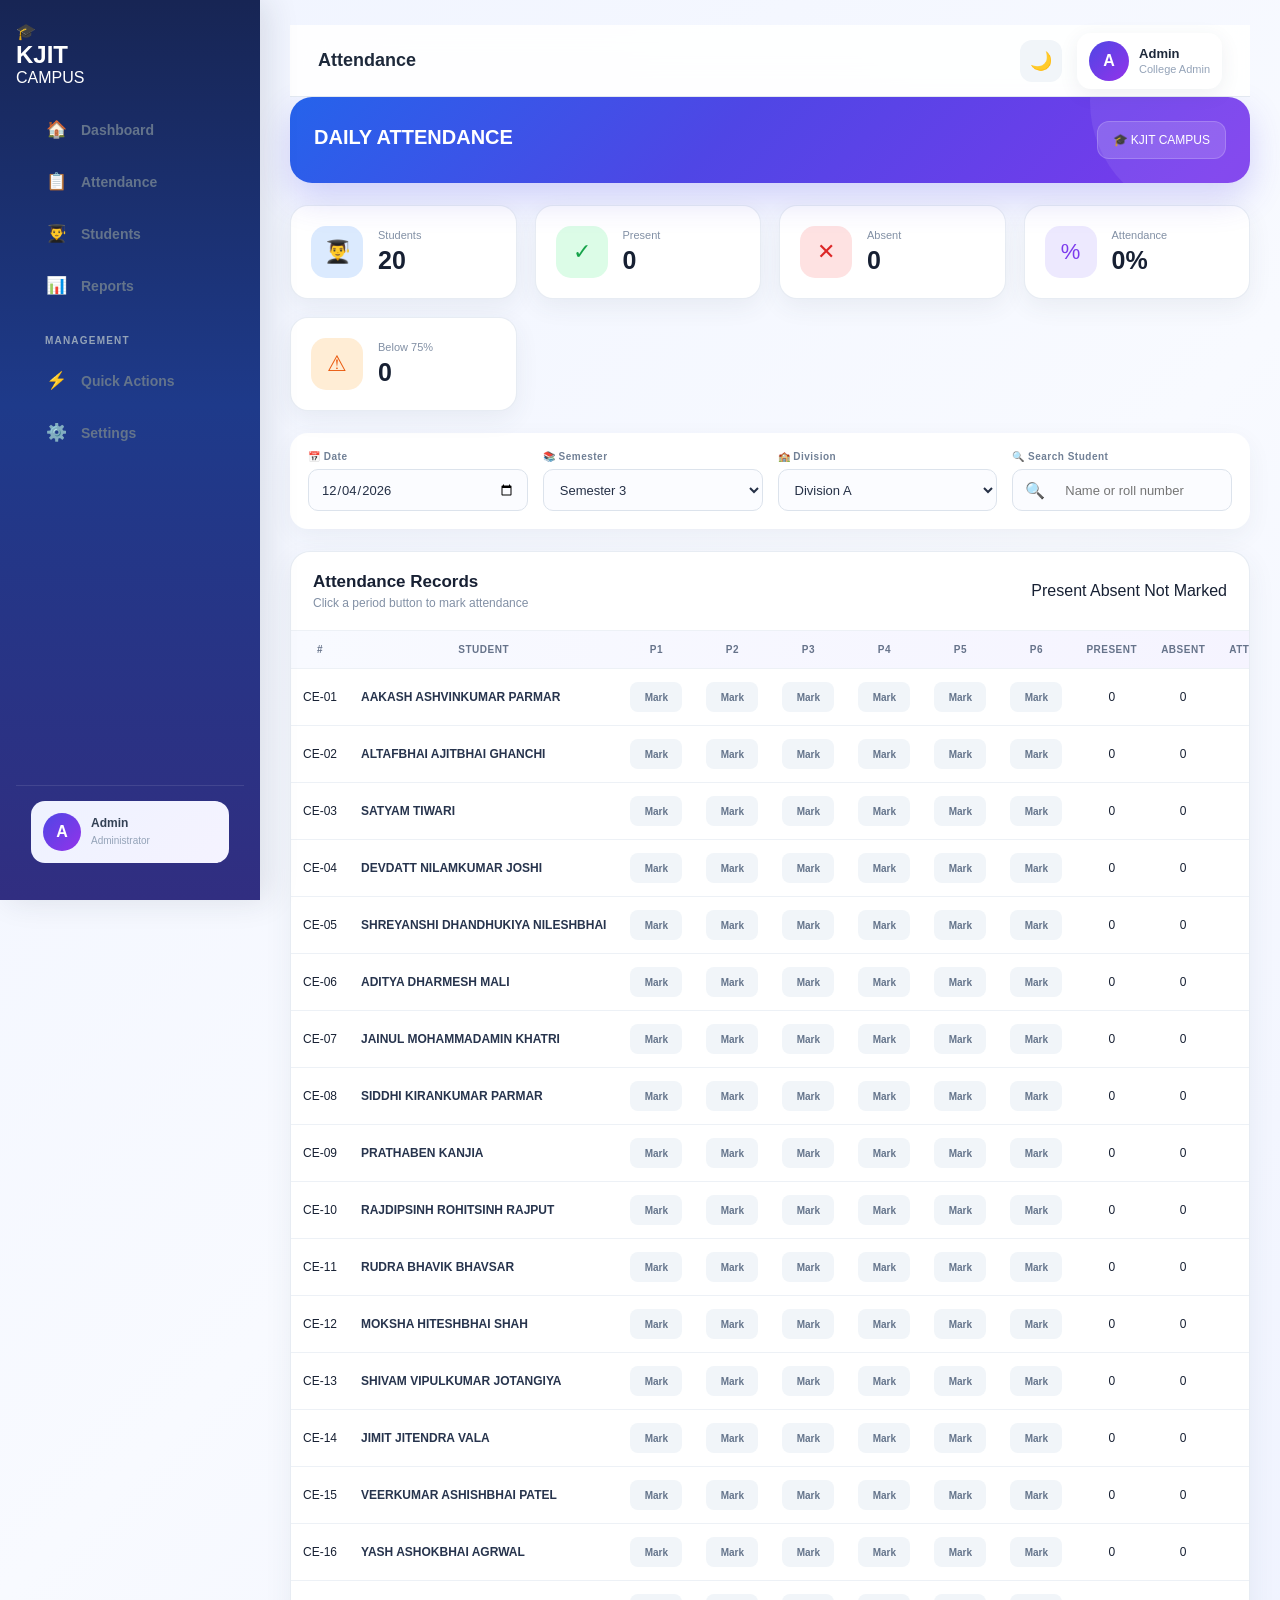
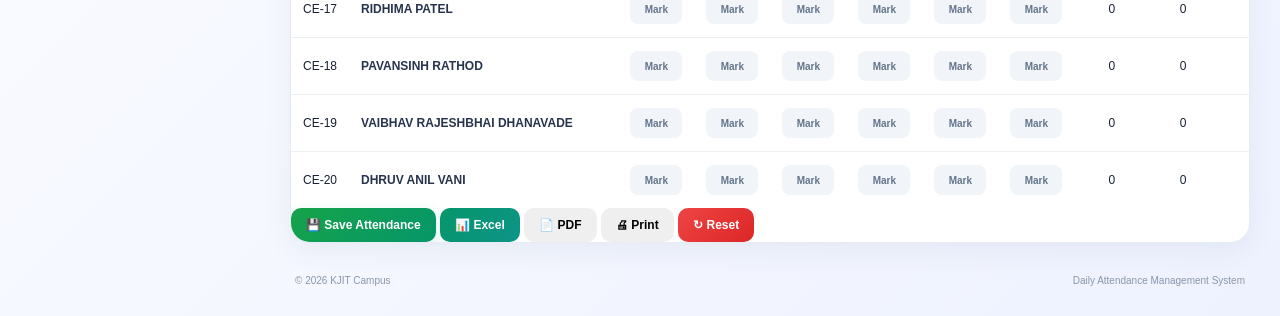
<file: index.html>
<!DOCTYPE html>
<html lang="en">
<head>
    <meta charset="UTF-8">
    <meta name="viewport" content="width=device-width, initial-scale=1.0">
    <title>KJIT Campus - Attendance System</title>
    <link rel="stylesheet" href="style.css">
</head>

<body>

<div class="app">

    <!-- SIDEBAR -->
    <aside class="sidebar">

    <div class="sidebar-logo">
        <div class="logo-icon">🎓</div>

        <div>
            <h2>KJIT</h2>
            <span>CAMPUS</span>
        </div>
    </div>


    <nav class="sidebar-nav">

        <a href="index.html" class="nav-item">
            <span>🏠</span>
            <span>Dashboard</span>
        </a>

        <a href="index.html" class="nav-item">
            <span>📋</span>
            <span>Attendance</span>
        </a>

        <a href="students.html" class="nav-item">
            <span>👨‍🎓</span>
            <span>Students</span>
        </a>

        <a href="report.html" class="nav-item">
            <span>📊</span>
            <span>Reports</span>
        </a>

        <div class="nav-section-title">
            MANAGEMENT
        </div>

        <a href="C:\Users\Admin\OneDrive\Desktop\Daily-Attendance-App\students.html" class="nav-item">
            <span>⚡</span>
            <span>Quick Actions</span>
        </a>

        <a href="#" class="nav-item" onclick="openSettings(event)">
            <span>⚙️</span>
            <span>Settings</span>
        </a>

    </nav>


    <div class="sidebar-bottom">

        <div class="admin-card">

            <div class="admin-avatar">
                A
            </div>

            <div>
                <strong>Admin</strong>
                <small>Administrator</small>
            </div>

        </div>

    </div>

</aside>


    <!-- MAIN -->
    <main class="main">

        <!-- HEADER -->
        <header class="topbar">

    <div class="mobile-menu" onclick="toggleSidebar()">
        ☰
    </div>

    <div class="page-brand">
        <span>Attendance</span>
    </div>


    <div class="topbar-actions">

        <button
            id="themeButton"
            class="icon-button"
            title="Toggle Dark Mode"
        >
            🌙
        </button>

        <div class="profile">

            <div class="profile-avatar">
                A
            </div>

            <div class="profile-info">
                <strong>Admin</strong>
                <small>College Admin</small>
            </div>

        </div>

    </div>

</header>


        <!-- PAGE TITLE -->
        <section class="page-heading">

            <div>
                <h2>DAILY ATTENDANCE</h2>
                <p id="todayText"></p>
            </div>

            <div class="college-badge">
                🎓 KJIT CAMPUS
            </div>

        </section>


        <!-- STAT CARDS -->
        <section class="stats">

            <div class="stat-card">

                <div class="stat-icon blue">
                    👨‍🎓
                </div>

                <div>
                    <span>Students</span>
                    <h3 id="totalStudents">20</h3>
                </div>

            </div>


            <div class="stat-card">

                <div class="stat-icon green">
                    ✓
                </div>

                <div>
                    <span>Present</span>
                    <h3 id="totalPresent">0</h3>
                </div>

            </div>


            <div class="stat-card">

                <div class="stat-icon red">
                    ✕
                </div>

                <div>
                    <span>Absent</span>
                    <h3 id="totalAbsent">0</h3>
                </div>

            </div>


            <div class="stat-card">

                <div class="stat-icon purple">
                    %
                </div>

                <div>
                    <span>Attendance</span>
                    <h3 id="attendancePercentage">0%</h3>
                </div>

            </div>


            <div class="stat-card">

                <div class="stat-icon orange">
                    ⚠
                </div>

                <div>
                    <span>Below 75%</span>
                    <h3 id="below75">0</h3>
                </div>

            </div>

        </section>


        <!-- FILTERS -->
        <section class="filters">

            <div class="filter">

                <label>📅 Date</label>

                <input
                    type="date"
                    id="date">

            </div>


            <div class="filter">

                <label>📚 Semester</label>

                <select id="semester">

                    <option>Semester 1</option>
                    <option>Semester 2</option>
                    <option selected>Semester 3</option>
                    <option>Semester 4</option>
                    <option>Semester 5</option>
                    <option>Semester 6</option>

                </select>

            </div>


            <div class="filter">

                <label>🏫 Division</label>

                <select id="division">

                    <option>Division A</option>

                </select>

            </div>


            <div class="filter search-filter">

                <label>🔍 Search Student</label>

                <div class="search">

                    <span>🔍</span>

                    <input
                        type="text"
                        id="search"
                        placeholder="Name or roll number">

                </div>

            </div>

        </section>


        <!-- ATTENDANCE TABLE CARD -->
        <section class="attendance-card">

            <div class="card-header">

                <div>
                    <h2>Attendance Records</h2>
                    <p>Click a period button to mark attendance</p>
                </div>

                <div class="legend">

                    <span>
                        <i class="dot green-dot"></i>
                        Present
                    </span>

                    <span>
                        <i class="dot red-dot"></i>
                        Absent
                    </span>

                    <span>
                        <i class="dot gray-dot"></i>
                        Not Marked
                    </span>

                </div>

            </div>


            <div class="table-container">

                <table>

                    <thead>

                        <tr>

                            <th>#</th>
                            <th class="student-column">Student</th>

                            <th>P1</th>
                            <th>P2</th>
                            <th>P3</th>
                            <th>P4</th>
                            <th>P5</th>
                            <th>P6</th>

                            <th>Present</th>
                            <th>Absent</th>
                            <th>Attendance</th>
                            <th>Status</th>

                        </tr>

                    </thead>

                    <tbody id="attendanceBody"></tbody>

                </table>

            </div>


            <!-- ACTIONS -->
            <div class="actions">

                <button
                    class="btn save"
                    id="saveBtn">
                    💾 Save Attendance
                </button>

                <button
                    class="btn excel"
                    id="exportBtn">
                    📊 Excel
                </button>

                <button
                    class="btn pdf"
                    id="pdfBtn">
                    📄 PDF
                </button>

                <button
                    class="btn print"
                    onclick="window.print()">
                    🖨 Print
                </button>

                <button
                    class="btn reset"
                    id="resetBtn">
                    ↻ Reset
                </button>

            </div>

        </section>


        <!-- FOOTER -->
        <footer>

            <span>
                © 2026 KJIT Campus
            </span>

            <span>
                Daily Attendance Management System
            </span>

        </footer>

    </main>

</div>


<script src="script.js"></script>

</body>
</html>
</file>
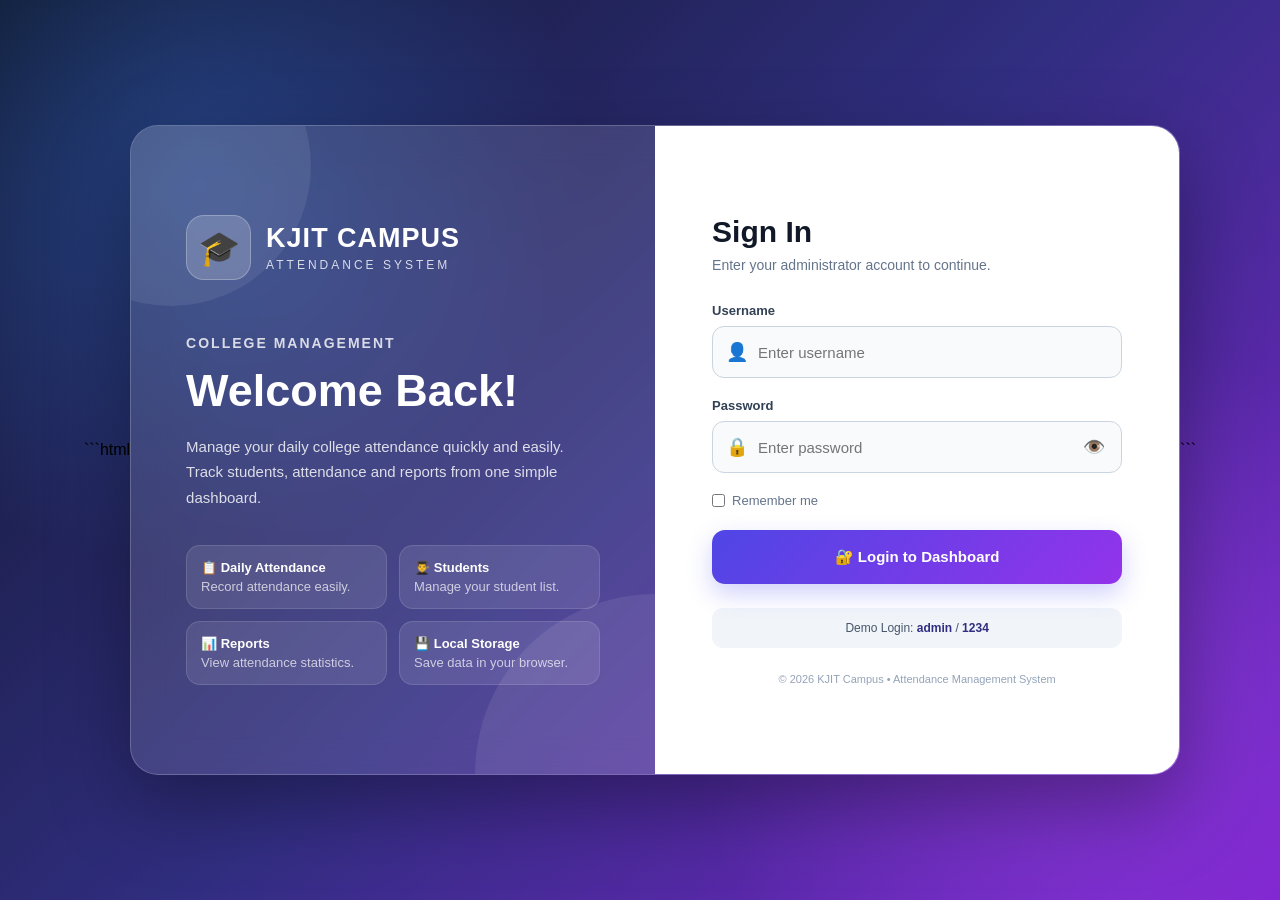
<file: login.html>
```html
<!DOCTYPE html>
<html lang="en">

<head>
    <meta charset="UTF-8">

    <meta
        name="viewport"
        content="width=device-width, initial-scale=1.0"
    >

    <title>KJIT Campus - Login</title>

    <style>

        /* =========================================
           RESET
        ========================================= */

        * {
            margin: 0;
            padding: 0;
            box-sizing: border-box;
        }


        /* =========================================
           BODY
        ========================================= */

        body {

            min-height: 100vh;

            font-family:
                Arial,
                Helvetica,
                sans-serif;

            display: flex;

            align-items: center;

            justify-content: center;

            padding: 20px;

            background:
                radial-gradient(
                    circle at 15% 20%,
                    rgba(59, 130, 246, 0.35),
                    transparent 30%
                ),
                radial-gradient(
                    circle at 85% 80%,
                    rgba(168, 85, 247, 0.35),
                    transparent 30%
                ),
                linear-gradient(
                    135deg,
                    #0f172a,
                    #312e81,
                    #7e22ce
                );

        }


        /* =========================================
           MAIN LOGIN CONTAINER
        ========================================= */

        .login-wrapper {

            width: 100%;

            max-width: 1050px;

            min-height: 650px;

            display: grid;

            grid-template-columns:
                1fr 1fr;

            overflow: hidden;

            border-radius: 28px;

            background:
                rgba(255, 255, 255, 0.12);

            border:
                1px solid
                rgba(255, 255, 255, 0.20);

            box-shadow:
                0 30px 80px
                rgba(0, 0, 0, 0.35);

            backdrop-filter:
                blur(18px);

        }


        /* =========================================
           LEFT SIDE
        ========================================= */

        .login-left {

            position: relative;

            padding: 55px;

            color: white;

            display: flex;

            flex-direction: column;

            justify-content: center;

            overflow: hidden;

        }


        .login-left::before {

            content: "";

            position: absolute;

            width: 280px;

            height: 280px;

            border-radius: 50%;

            top: -100px;

            left: -100px;

            background:
                rgba(255, 255, 255, 0.08);

        }


        .login-left::after {

            content: "";

            position: absolute;

            width: 360px;

            height: 360px;

            border-radius: 50%;

            right: -180px;

            bottom: -180px;

            background:
                rgba(255, 255, 255, 0.08);

        }


        /* =========================================
           LOGO
        ========================================= */

        .brand {

            position: relative;

            z-index: 2;

            display: flex;

            align-items: center;

            gap: 15px;

            margin-bottom: 55px;

        }


        .brand-logo {

            width: 65px;

            height: 65px;

            display: flex;

            align-items: center;

            justify-content: center;

            border-radius: 18px;

            font-size: 34px;

            background:
                rgba(255, 255, 255, 0.18);

            border:
                1px solid
                rgba(255, 255, 255, 0.25);

        }


        .brand h1 {

            font-size: 27px;

            letter-spacing: 1px;

        }


        .brand span {

            display: block;

            margin-top: 4px;

            font-size: 12px;

            letter-spacing: 3px;

            opacity: 0.8;

        }


        /* =========================================
           WELCOME TEXT
        ========================================= */

        .welcome {

            position: relative;

            z-index: 2;

        }


        .welcome .small-title {

            font-size: 14px;

            font-weight: bold;

            letter-spacing: 2px;

            text-transform: uppercase;

            opacity: 0.8;

            margin-bottom: 15px;

        }


        .welcome h2 {

            font-size: 45px;

            line-height: 1.1;

            margin-bottom: 18px;

        }


        .welcome p {

            max-width: 450px;

            font-size: 15px;

            line-height: 1.7;

            opacity: 0.82;

        }


        /* =========================================
           FEATURES
        ========================================= */

        .features {

            position: relative;

            z-index: 2;

            display: grid;

            grid-template-columns:
                1fr 1fr;

            gap: 12px;

            margin-top: 35px;

        }


        .feature {

            padding: 14px;

            border-radius: 14px;

            background:
                rgba(255, 255, 255, 0.10);

            border:
                1px solid
                rgba(255, 255, 255, 0.12);

            font-size: 13px;

        }


        .feature strong {

            display: block;

            margin-bottom: 4px;

        }


        .feature span {

            opacity: 0.7;

        }


        /* =========================================
           RIGHT SIDE
        ========================================= */

        .login-right {

            background: #ffffff;

            padding: 55px;

            display: flex;

            align-items: center;

            justify-content: center;

        }


        .login-card {

            width: 100%;

            max-width: 410px;

        }


        /* =========================================
           LOGIN HEADER
        ========================================= */

        .login-card-header {

            margin-bottom: 30px;

        }


        .login-card-header h2 {

            color: #111827;

            font-size: 30px;

            margin-bottom: 8px;

        }


        .login-card-header p {

            color: #64748b;

            font-size: 14px;

        }


        /* =========================================
           FORM
        ========================================= */

        .form-group {

            margin-bottom: 20px;

        }


        .form-group label {

            display: block;

            color: #334155;

            font-size: 13px;

            font-weight: 800;

            margin-bottom: 8px;

        }


        .input-wrapper {

            position: relative;

        }


        .input-icon {

            position: absolute;

            left: 14px;

            top: 50%;

            transform:
                translateY(-50%);

            font-size: 18px;

            pointer-events: none;

        }


        .form-input {

            width: 100%;

            height: 52px;

            border:
                1px solid
                #cbd5e1;

            border-radius: 12px;

            padding:
                0 45px;

            font-size: 15px;

            outline: none;

            background: #f8fafc;

            transition: 0.2s;

        }


        .form-input:focus {

            background: white;

            border-color:
                #6366f1;

            box-shadow:
                0 0 0 4px
                rgba(99, 102, 241, 0.12);

        }


        /* =========================================
           PASSWORD BUTTON
        ========================================= */

        .show-password {

            position: absolute;

            right: 12px;

            top: 50%;

            transform:
                translateY(-50%);

            border: none;

            background: transparent;

            cursor: pointer;

            font-size: 18px;

            padding: 5px;

        }


        /* =========================================
           REMEMBER ME
        ========================================= */

        .login-options {

            margin-bottom: 22px;

            font-size: 13px;

        }


        .remember {

            display: flex;

            align-items: center;

            gap: 7px;

            color: #64748b;

            cursor: pointer;

        }


        .remember input {

            accent-color:
                #6366f1;

        }


        /* =========================================
           LOGIN BUTTON
        ========================================= */

        .login-button {

            width: 100%;

            height: 54px;

            border: none;

            border-radius: 13px;

            color: white;

            font-size: 15px;

            font-weight: 800;

            cursor: pointer;

            background:
                linear-gradient(
                    135deg,
                    #4f46e5,
                    #9333ea
                );

            box-shadow:
                0 10px 25px
                rgba(99, 102, 241, 0.30);

            transition: 0.2s;

        }


        .login-button:hover {

            transform:
                translateY(-2px);

            box-shadow:
                0 14px 30px
                rgba(99, 102, 241, 0.38);

        }


        .login-button:active {

            transform:
                translateY(0);

        }


        .login-button:disabled {

            opacity: 0.7;

            cursor: not-allowed;

        }


        /* =========================================
           MESSAGES
        ========================================= */

        .message {

            display: none;

            padding: 12px 14px;

            border-radius: 10px;

            margin-bottom: 18px;

            font-size: 13px;

            font-weight: 700;

        }


        .error {

            color: #991b1b;

            background: #fee2e2;

            border:
                1px solid
                #fecaca;

        }


        .success {

            color: #166534;

            background: #dcfce7;

            border:
                1px solid
                #bbf7d0;

        }


        /* =========================================
           DEMO LOGIN
        ========================================= */

        .demo-box {

            margin-top: 24px;

            padding: 13px;

            border-radius: 11px;

            background: #f1f5f9;

            color: #475569;

            font-size: 12px;

            text-align: center;

        }


        .demo-box strong {

            color: #312e81;

        }


        /* =========================================
           FOOTER
        ========================================= */

        .footer {

            text-align: center;

            margin-top: 25px;

            color: #94a3b8;

            font-size: 11px;

        }


        /* =========================================
           TABLET
        ========================================= */

        @media (max-width: 800px) {

            body {

                padding: 12px;

            }


            .login-wrapper {

                grid-template-columns: 1fr;

                max-width: 520px;

                min-height: auto;

            }


            .login-left {

                padding: 35px 28px;

            }


            .brand {

                margin-bottom: 35px;

            }


            .welcome h2 {

                font-size: 34px;

            }


            .login-right {

                padding: 35px 28px;

            }

        }


        /* =========================================
           MOBILE
        ========================================= */

        @media (max-width: 430px) {

            body {

                padding: 10px;

            }


            .login-left {

                padding: 28px 20px;

            }


            .login-right {

                padding: 30px 20px;

            }


            .features {

                grid-template-columns: 1fr;

            }


            .brand h1 {

                font-size: 22px;

            }


            .welcome h2 {

                font-size: 30px;

            }

        }

    </style>

</head>


<body>


    <!-- =========================================
         LOGIN WRAPPER
    ========================================== -->

    <div class="login-wrapper">


        <!-- =====================================
             LEFT SIDE
        ====================================== -->

        <section class="login-left">


            <!-- BRAND -->

            <div class="brand">

                <div class="brand-logo">
                    🎓
                </div>

                <div>

                    <h1>
                        KJIT CAMPUS
                    </h1>

                    <span>
                        ATTENDANCE SYSTEM
                    </span>

                </div>

            </div>


            <!-- WELCOME -->

            <div class="welcome">

                <div class="small-title">
                    COLLEGE MANAGEMENT
                </div>

                <h2>
                    Welcome Back!
                </h2>

                <p>
                    Manage your daily college attendance
                    quickly and easily. Track students,
                    attendance and reports from one
                    simple dashboard.
                </p>

            </div>


            <!-- FEATURES -->

            <div class="features">


                <div class="feature">

                    <strong>
                        📋 Daily Attendance
                    </strong>

                    <span>
                        Record attendance easily.
                    </span>

                </div>


                <div class="feature">

                    <strong>
                        👨‍🎓 Students
                    </strong>

                    <span>
                        Manage your student list.
                    </span>

                </div>


                <div class="feature">

                    <strong>
                        📊 Reports
                    </strong>

                    <span>
                        View attendance statistics.
                    </span>

                </div>


                <div class="feature">

                    <strong>
                        💾 Local Storage
                    </strong>

                    <span>
                        Save data in your browser.
                    </span>

                </div>


            </div>

        </section>


        <!-- =====================================
             RIGHT SIDE
        ====================================== -->

        <section class="login-right">


            <div class="login-card">


                <!-- HEADER -->

                <div class="login-card-header">

                    <h2>
                        Sign In
                    </h2>

                    <p>
                        Enter your administrator account
                        to continue.
                    </p>

                </div>


                <!-- ERROR -->

                <div
                    id="errorMessage"
                    class="message error">
                </div>


                <!-- SUCCESS -->

                <div
                    id="successMessage"
                    class="message success">
                </div>


                <!-- LOGIN FORM -->

                <form id="loginForm">


                    <!-- USERNAME -->

                    <div class="form-group">

                        <label for="username">
                            Username
                        </label>


                        <div class="input-wrapper">

                            <span class="input-icon">
                                👤
                            </span>


                            <input
                                type="text"
                                id="username"
                                class="form-input"
                                placeholder="Enter username"
                                autocomplete="username"
                                required
                            >

                        </div>

                    </div>


                    <!-- PASSWORD -->

                    <div class="form-group">

                        <label for="password">
                            Password
                        </label>


                        <div class="input-wrapper">

                            <span class="input-icon">
                                🔒
                            </span>


                            <input
                                type="password"
                                id="password"
                                class="form-input"
                                placeholder="Enter password"
                                autocomplete="current-password"
                                required
                            >


                            <button
                                type="button"
                                class="show-password"
                                id="showPassword"
                                aria-label="Show password">

                                👁️

                            </button>

                        </div>

                    </div>


                    <!-- REMEMBER -->

                    <div class="login-options">

                        <label class="remember">

                            <input
                                type="checkbox"
                                id="rememberMe"
                            >

                            Remember me

                        </label>

                    </div>


                    <!-- LOGIN BUTTON -->

                    <button
                        type="submit"
                        class="login-button"
                        id="loginButton">

                        🔐 Login to Dashboard

                    </button>


                </form>


                <!-- DEMO ACCOUNT -->

                <div class="demo-box">

                    Demo Login:

                    <strong>
                        admin
                    </strong>

                    /

                    <strong>
                        1234
                    </strong>

                </div>


                <!-- FOOTER -->

                <div class="footer">

                    © 2026 KJIT Campus
                    • Attendance Management System

                </div>


            </div>

        </section>


    </div>


    <!-- =========================================
         LOGIN JAVASCRIPT
    ========================================== -->

    <script src="login.js"></script>


</body>

</html>
```
</file>
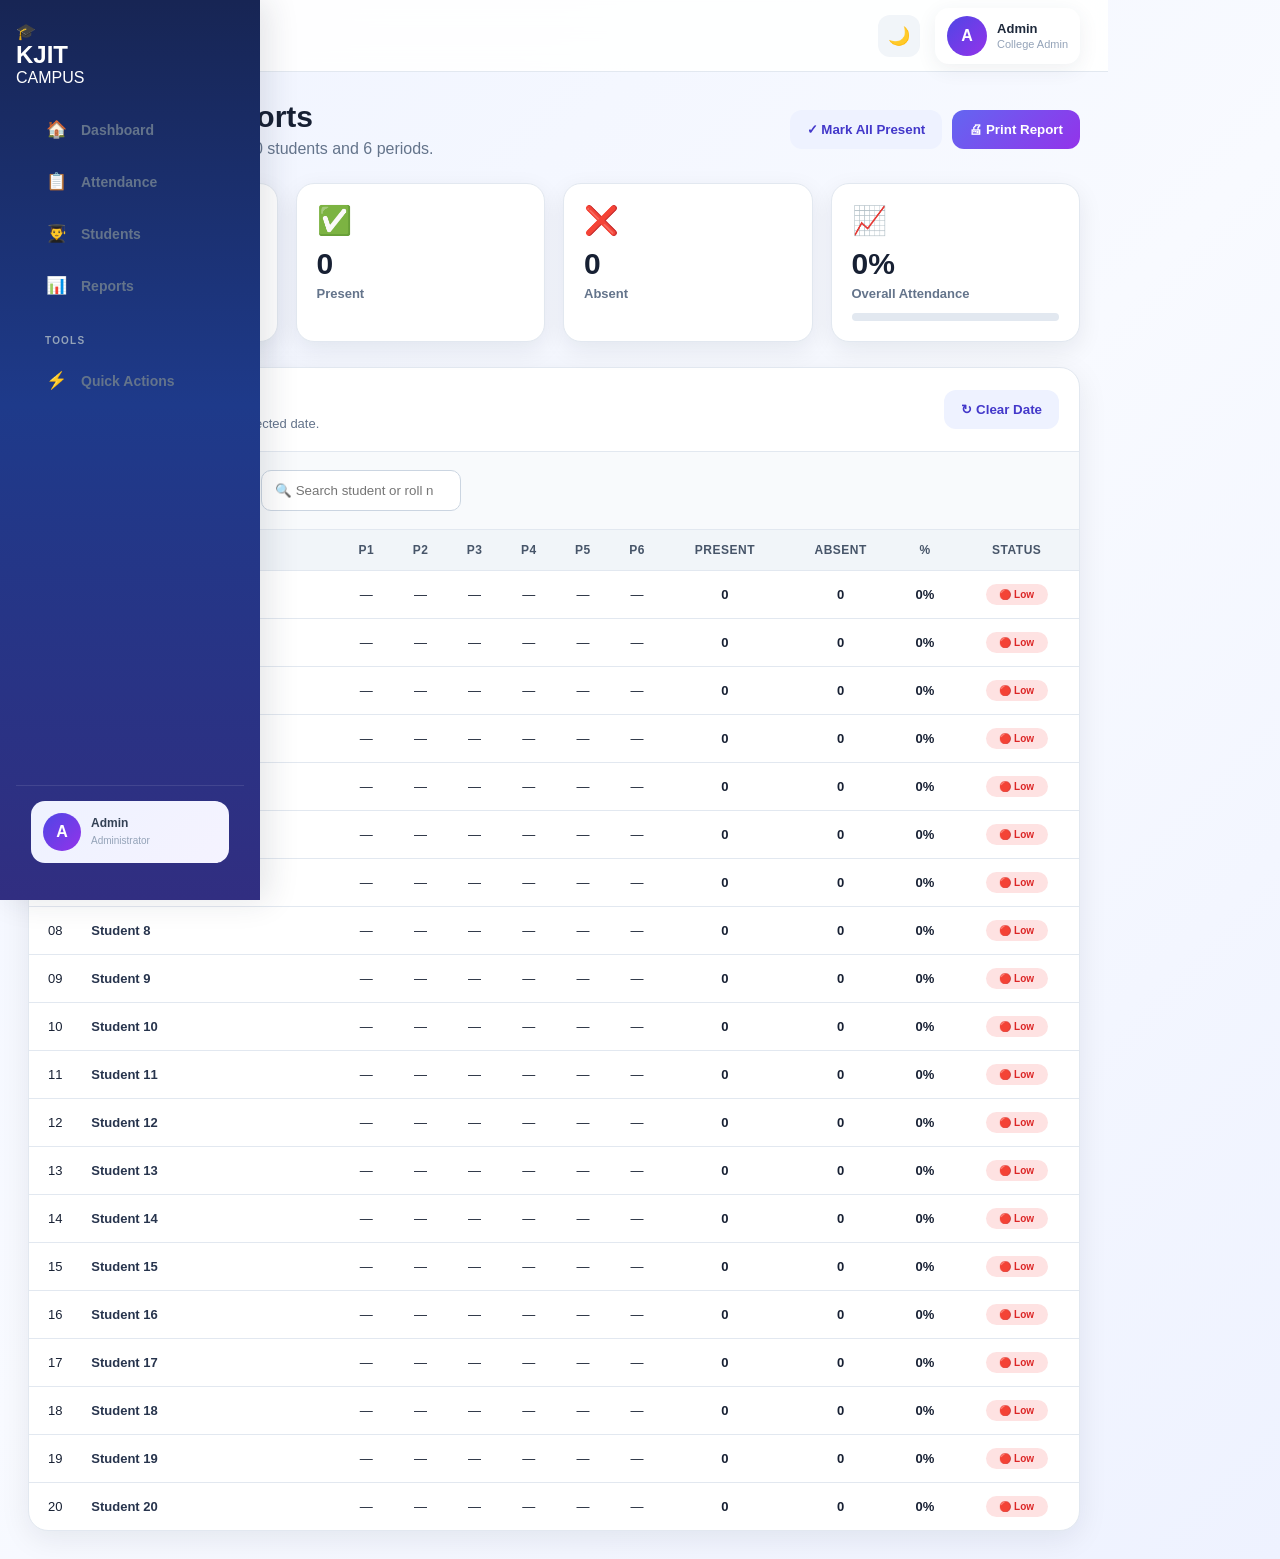
<file: report.html>
<!DOCTYPE html>
<html lang="en">
<head>
    <meta charset="UTF-8">
    <meta name="viewport" content="width=device-width, initial-scale=1.0">

    <title>KJIT Campus - Attendance Reports</title>

    <!-- Main CSS -->
    <link rel="stylesheet" href="style.css">

    <!-- Report Page CSS -->
    <style>
        .report-page {
            padding: 28px;
            min-height: calc(100vh - 70px);
        }

        .report-heading {
            display: flex;
            justify-content: space-between;
            align-items: center;
            gap: 20px;
            margin-bottom: 25px;
        }

        .report-heading h1 {
            margin: 0 0 6px;
            font-size: 30px;
        }

        .report-heading p {
            margin: 0;
            color: #64748b;
        }

        .report-actions {
            display: flex;
            gap: 10px;
            flex-wrap: wrap;
        }

        .report-btn {
            border: none;
            border-radius: 12px;
            padding: 12px 17px;
            font-weight: 700;
            cursor: pointer;
            transition: 0.2s;
        }

        .report-btn:hover {
            transform: translateY(-2px);
        }

        .report-btn.primary {
            color: white;
            background: linear-gradient(135deg, #6366f1, #9333ea);
        }

        .report-btn.secondary {
            color: #4338ca;
            background: #eef2ff;
        }

        /* SUMMARY CARDS */

        .report-cards {
            display: grid;
            grid-template-columns: repeat(4, 1fr);
            gap: 18px;
            margin-bottom: 25px;
        }

        .report-card {
            background: white;
            border-radius: 18px;
            padding: 20px;
            box-shadow: 0 8px 25px rgba(15, 23, 42, 0.08);
            border: 1px solid #e2e8f0;
        }

        .report-card-icon {
            font-size: 28px;
            margin-bottom: 10px;
        }

        .report-card-number {
            font-size: 30px;
            font-weight: 900;
            margin-bottom: 5px;
        }

        .report-card-label {
            color: #64748b;
            font-size: 13px;
            font-weight: 700;
        }

        .report-progress {
            margin-top: 12px;
            height: 8px;
            border-radius: 20px;
            background: #e2e8f0;
            overflow: hidden;
        }

        .report-progress-fill {
            height: 100%;
            width: 0%;
            border-radius: 20px;
            background: linear-gradient(90deg, #22c55e, #06b6d4);
            transition: width 0.3s;
        }

        /* REPORT PANEL */

        .report-panel {
            background: white;
            border-radius: 20px;
            box-shadow: 0 8px 30px rgba(15, 23, 42, 0.08);
            overflow: hidden;
            border: 1px solid #e2e8f0;
        }

        .report-panel-header {
            padding: 20px;
            display: flex;
            justify-content: space-between;
            align-items: center;
            gap: 15px;
            border-bottom: 1px solid #e2e8f0;
        }

        .report-panel-title h2 {
            margin: 0 0 5px;
            font-size: 20px;
        }

        .report-panel-title p {
            margin: 0;
            color: #64748b;
            font-size: 13px;
        }

        /* FILTERS */

        .report-filters {
            padding: 18px 20px;
            display: flex;
            gap: 12px;
            flex-wrap: wrap;
            background: #f8fafc;
            border-bottom: 1px solid #e2e8f0;
        }

        .report-input {
            border: 1px solid #cbd5e1;
            background: white;
            border-radius: 10px;
            padding: 11px 13px;
            min-width: 200px;
            outline: none;
        }

        .report-input:focus {
            border-color: #6366f1;
            box-shadow: 0 0 0 3px rgba(99, 102, 241, 0.12);
        }

        /* TABLE */

        .report-table-wrap {
            width: 100%;
            overflow-x: auto;
        }

        .report-table {
            width: 100%;
            min-width: 1050px;
            border-collapse: collapse;
        }

        .report-table th {
            background: #f1f5f9;
            color: #475569;
            padding: 13px 10px;
            font-size: 12px;
            text-align: center;
            white-space: nowrap;
        }

        .report-table td {
            padding: 13px 10px;
            text-align: center;
            border-top: 1px solid #e2e8f0;
            font-size: 13px;
        }

        .report-table td.student-name {
            text-align: left;
            font-weight: 800;
            min-width: 170px;
        }

        /* PERIOD MARKS */

        .present-mark,
        .absent-mark,
        .not-marked {
            display: inline-flex;
            width: 28px;
            height: 28px;
            align-items: center;
            justify-content: center;
            border-radius: 8px;
            font-weight: 900;
        }

        .present-mark {
            color: #15803d;
            background: #dcfce7;
        }

        .absent-mark {
            color: #dc2626;
            background: #fee2e2;
        }

        .not-marked {
            color: #64748b;
            background: #f1f5f9;
        }

        /* STATUS */

        .status-badge {
            display: inline-block;
            padding: 6px 9px;
            border-radius: 999px;
            font-size: 11px;
            font-weight: 800;
            white-space: nowrap;
        }

        .status-good {
            color: #166534;
            background: #dcfce7;
        }

        .status-average {
            color: #9a3412;
            background: #ffedd5;
        }

        .status-low {
            color: #991b1b;
            background: #fee2e2;
        }

        /* MOBILE */

        @media (max-width: 1000px) {

            .report-cards {
                grid-template-columns: repeat(2, 1fr);
            }

        }

        @media (max-width: 650px) {

            .report-page {
                padding: 16px;
            }

            .report-heading {
                align-items: flex-start;
                flex-direction: column;
            }

            .report-heading h1 {
                font-size: 24px;
            }

            .report-cards {
                grid-template-columns: 1fr;
            }

            .report-panel-header {
                align-items: flex-start;
                flex-direction: column;
            }

            .report-input {
                width: 100%;
            }

            .report-actions {
                width: 100%;
            }

            .report-btn {
                flex: 1;
            }

        }

        /* PRINT */

        @media print {

            .sidebar,
            .topbar,
            .report-actions,
            .report-filters {
                display: none !important;
            }

            .report-page {
                padding: 0;
            }

            .report-panel,
            .report-card {
                box-shadow: none;
            }

        }
    </style>
</head>


<body>

<div class="app">

    <!-- ==========================================
         SIDEBAR
    =========================================== -->

    <aside class="sidebar">

        <div class="sidebar-logo">

            <div class="logo-icon">
                🎓
            </div>

            <div>
                <h2>KJIT</h2>
                <span>CAMPUS</span>
            </div>

        </div>


        <nav class="sidebar-nav">

            <a href="index.html" class="nav-item">
                <span>🏠</span>
                <span>Dashboard</span>
            </a>

            <a href="index.html" class="nav-item">
                <span>📋</span>
                <span>Attendance</span>
            </a>

            <a href="students.html" class="nav-item">
                <span>👨‍🎓</span>
                <span>Students</span>
            </a>

            <a href="report.html" class="nav-item active">
                <span>📊</span>
                <span>Reports</span>
            </a>


            <div class="nav-section-title">
                TOOLS
            </div>


            <a href="index.html" class="nav-item">
                <span>⚡</span>
                <span>Quick Actions</span>
            </a>

        </nav>


        <div class="sidebar-bottom">

            <div class="admin-card">

                <div class="admin-avatar">
                    A
                </div>

                <div>
                    <strong>Admin</strong>
                    <small>Administrator</small>
                </div>

            </div>

        </div>

    </aside>


    <!-- ==========================================
         MAIN CONTENT
    =========================================== -->

    <main class="main-content">


        <!-- TOP BAR -->

        <header class="topbar">

            <div
                class="mobile-menu"
                onclick="toggleSidebar()">

                ☰

            </div>


            <div class="page-brand">

                📊 Attendance Reports

            </div>


            <div class="topbar-actions">

                <button
                    class="icon-button"
                    id="themeButton"
                    type="button">

                    🌙

                </button>


                <div class="profile">

                    <div class="profile-avatar">
                        A
                    </div>

                    <div class="profile-info">

                        <strong>
                            Admin
                        </strong>

                        <small>
                            College Admin
                        </small>

                    </div>

                </div>

            </div>

        </header>


        <!-- ==========================================
             REPORT PAGE
        =========================================== -->

        <section class="report-page">


            <!-- PAGE HEADING -->

            <div class="report-heading">

                <div>

                    <h1>
                        Attendance Reports
                    </h1>

                    <p>
                        Daily attendance summary for 20 students and 6 periods.
                    </p>

                </div>


                <div class="report-actions">

                    <button
                        type="button"
                        class="report-btn secondary"
                        onclick="markAllPresent()">

                        ✓ Mark All Present

                    </button>


                    <button
                        type="button"
                        class="report-btn primary"
                        onclick="window.print()">

                        🖨 Print Report

                    </button>

                </div>

            </div>


            <!-- ==========================================
                 SUMMARY CARDS
            =========================================== -->

            <div class="report-cards">


                <div class="report-card">

                    <div class="report-card-icon">
                        👨‍🎓
                    </div>

                    <div
                        class="report-card-number"
                        id="reportStudents">

                        20

                    </div>

                    <div class="report-card-label">
                        Total Students
                    </div>

                </div>


                <div class="report-card">

                    <div class="report-card-icon">
                        ✅
                    </div>

                    <div
                        class="report-card-number"
                        id="reportPresent">

                        0

                    </div>

                    <div class="report-card-label">
                        Present
                    </div>

                </div>


                <div class="report-card">

                    <div class="report-card-icon">
                        ❌
                    </div>

                    <div
                        class="report-card-number"
                        id="reportAbsent">

                        0

                    </div>

                    <div class="report-card-label">
                        Absent
                    </div>

                </div>


                <div class="report-card">

                    <div class="report-card-icon">
                        📈
                    </div>

                    <div
                        class="report-card-number"
                        id="reportPercentage">

                        0%

                    </div>

                    <div class="report-card-label">
                        Overall Attendance
                    </div>


                    <div class="report-progress">

                        <div
                            class="report-progress-fill"
                            id="reportProgress">
                        </div>

                    </div>

                </div>

            </div>


            <!-- ==========================================
                 REPORT TABLE
            =========================================== -->

            <div class="report-panel">


                <div class="report-panel-header">

                    <div class="report-panel-title">

                        <h2>
                            Daily Student Report
                        </h2>

                        <p>
                            P1–P6 attendance status for the selected date.
                        </p>

                    </div>


                    <button
                        type="button"
                        class="report-btn secondary"
                        onclick="clearReportDate()">

                        ↻ Clear Date

                    </button>

                </div>


                <!-- FILTERS -->

                <div class="report-filters">

                    <input
                        type="date"
                        id="reportDate"
                        class="report-input">


                    <input
                        type="search"
                        id="reportSearch"
                        class="report-input"
                        placeholder="🔍 Search student or roll number">

                </div>


                <!-- TABLE -->

                <div class="report-table-wrap">

                    <table class="report-table">

                        <thead>

                            <tr>

                                <th>#</th>

                                <th>
                                    Student
                                </th>

                                <th>P1</th>
                                <th>P2</th>
                                <th>P3</th>
                                <th>P4</th>
                                <th>P5</th>
                                <th>P6</th>

                                <th>
                                    Present
                                </th>

                                <th>
                                    Absent
                                </th>

                                <th>
                                    %
                                </th>

                                <th>
                                    Status
                                </th>

                            </tr>

                        </thead>


                        <tbody id="reportBody">

                            <!-- reports.js will create rows here -->

                        </tbody>

                    </table>

                </div>

            </div>

        </section>

    </main>

</div>


<!-- ==========================================
     REPORT JAVASCRIPT
=========================================== -->

<script src="report.js"></script>


</body>
</html>
</file>
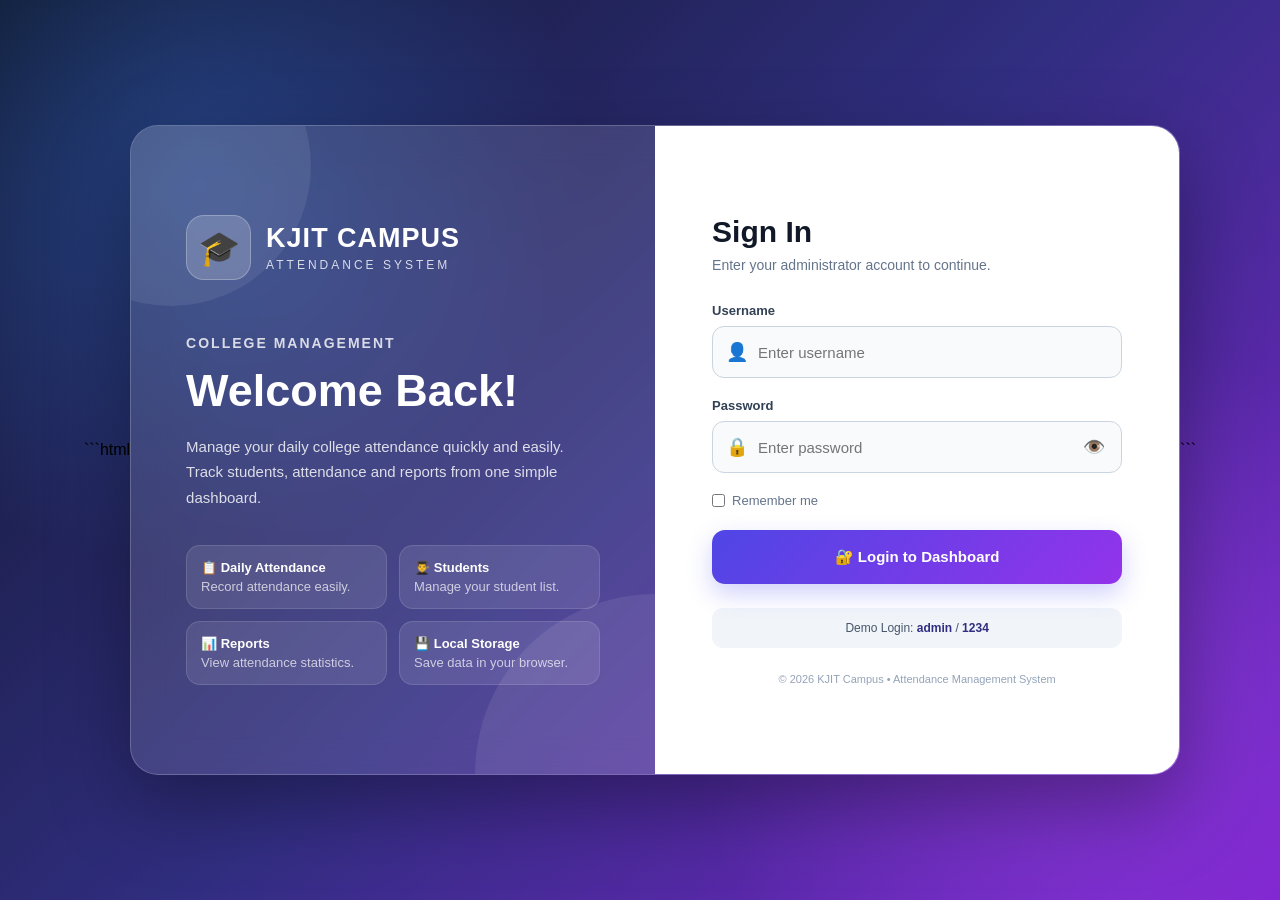
<file: settings.html>
<!DOCTYPE html>
<html lang="en">
<head>
    <script src="auth.js"></script>
    <meta charset="UTF-8">
    <meta name="viewport" content="width=device-width, initial-scale=1.0">
    <title>KJIT Campus - Settings</title>
    <link rel="stylesheet" href="style.css">

    <style>
        /* ---------- Settings page only ---------- */

        .settings-wrap {
            max-width: 860px;
            margin: 0 auto;
            padding-bottom: 40px;
        }

        .settings-tabs {
            display: flex;
            gap: 10px;
            margin: 6px 0 22px;
            overflow-x: auto;
            padding-bottom: 4px;
        }

        .settings-tab {
            flex: 0 0 auto;
            border: 1px solid #dbe1ff;
            background: #ffffff;
            color: #4338ca;
            padding: 10px 18px;
            border-radius: 999px;
            font-size: 14px;
            font-weight: 600;
            cursor: pointer;
            transition: all 0.2s ease;
        }

        .settings-tab:hover { background: #eef2ff; }

        .settings-tab.active {
            background: linear-gradient(135deg, #4f46e5, #7c3aed);
            border-color: transparent;
            color: #ffffff;
            box-shadow: 0 6px 16px rgba(79, 70, 229, 0.28);
        }

        .settings-panel { display: none; }
        .settings-panel.active { display: block; }

        .settings-card {
            background: #ffffff;
            border: 1px solid #e5e9f5;
            border-radius: 18px;
            padding: 22px;
            margin-bottom: 18px;
            box-shadow: 0 6px 20px rgba(30, 41, 90, 0.06);
        }

        .settings-card h3 {
            font-size: 17px;
            margin-bottom: 4px;
            color: #172033;
        }

        .settings-card .hint {
            font-size: 13.5px;
            color: #64748b;
            margin-bottom: 16px;
            line-height: 1.5;
        }

        .settings-row {
            display: flex;
            align-items: center;
            justify-content: space-between;
            gap: 16px;
        }

        .settings-row strong { display: block; font-size: 15px; color: #172033; }
        .settings-row small { color: #64748b; font-size: 13px; }

        /* toggle switch */
        .switch { position: relative; width: 52px; height: 30px; flex: 0 0 auto; }
        .switch input { opacity: 0; width: 0; height: 0; }
        .slider {
            position: absolute; inset: 0; cursor: pointer;
            background: #cbd5e1; border-radius: 999px; transition: 0.25s;
        }
        .slider::before {
            content: ""; position: absolute; height: 22px; width: 22px;
            left: 4px; top: 4px; background: #fff; border-radius: 50%;
            transition: 0.25s; box-shadow: 0 2px 4px rgba(0,0,0,0.25);
        }
        .switch input:checked + .slider { background: #4f46e5; }
        .switch input:checked + .slider::before { transform: translateX(22px); }
        .switch input:focus-visible + .slider { outline: 3px solid #a5b4fc; }

        /* forms */
        .field { margin-bottom: 14px; }
        .field label {
            display: block; font-size: 13px; font-weight: 600;
            color: #475569; margin-bottom: 6px;
        }
        .field input[type="text"],
        .field input[type="password"],
        .field input[type="file"] {
            width: 100%; padding: 11px 13px; font-size: 15px;
            border: 1px solid #d5dbee; border-radius: 12px;
            background: #f8faff; color: #172033; outline: none;
        }
        .field input:focus { border-color: #6366f1; box-shadow: 0 0 0 3px rgba(99,102,241,0.18); }
        .field-grid { display: grid; grid-template-columns: 1fr 1fr; gap: 14px; }

        .s-btn {
            border: none; cursor: pointer; font-size: 14.5px; font-weight: 600;
            padding: 11px 20px; border-radius: 12px; transition: all 0.2s ease;
        }
        .s-btn.primary { background: linear-gradient(135deg, #4f46e5, #7c3aed); color: #fff; }
        .s-btn.primary:hover { transform: translateY(-1px); box-shadow: 0 8px 18px rgba(79,70,229,0.3); }
        .s-btn.secondary { background: #eef2ff; color: #4338ca; }
        .s-btn.secondary:hover { background: #e0e7ff; }
        .s-btn.danger { background: #fee2e2; color: #b91c1c; }
        .s-btn.danger:hover { background: #fecaca; }
        .btn-row { display: flex; flex-wrap: wrap; gap: 10px; margin-top: 6px; }

        .s-msg {
            display: none; margin-top: 14px; padding: 11px 14px;
            border-radius: 12px; font-size: 14px; line-height: 1.45;
        }
        .s-msg.show { display: block; }
        .s-msg.ok  { background: #dcfce7; color: #166534; }
        .s-msg.err { background: #fee2e2; color: #991b1b; }

        /* about */
        .about-grid { display: grid; grid-template-columns: repeat(3, 1fr); gap: 14px; margin-top: 4px; }
        .about-item {
            background: #f5f7ff; border-radius: 14px; padding: 16px; text-align: center;
        }
        .about-item b { display: block; font-size: 24px; color: #4338ca; }
        .about-item span { font-size: 12.5px; color: #64748b; }
        .about-list { list-style: none; padding: 0; margin: 0; }
        .about-list li {
            display: flex; justify-content: space-between; gap: 12px;
            padding: 10px 0; border-bottom: 1px solid #eef0f8; font-size: 14.5px; color: #334155;
        }
        .about-list li:last-child { border-bottom: none; }
        .about-list li span:first-child { color: #64748b; }

        /* dark mode */
        body.dark .settings-tab { background: #1e293b; border-color: #334155; color: #c7d2fe; }
        body.dark .settings-tab:hover { background: #273449; }
        body.dark .settings-tab.active { color: #fff; border-color: transparent; }
        body.dark .settings-card { background: #1e293b; border-color: #334155; box-shadow: none; }
        body.dark .settings-card h3,
        body.dark .settings-row strong { color: #f1f5f9; }
        body.dark .settings-card .hint,
        body.dark .settings-row small,
        body.dark .field label,
        body.dark .about-list li span:first-child { color: #94a3b8; }
        body.dark .field input[type="text"],
        body.dark .field input[type="password"],
        body.dark .field input[type="file"] { background: #0f172a; border-color: #334155; color: #e5e7eb; }
        body.dark .slider { background: #475569; }
        body.dark .s-btn.secondary { background: #312e81; color: #e0e7ff; }
        body.dark .s-btn.danger { background: #7f1d1d; color: #fee2e2; }
        body.dark .s-msg.ok  { background: #14532d; color: #bbf7d0; }
        body.dark .s-msg.err { background: #7f1d1d; color: #fecaca; }
        body.dark .about-item { background: #0f172a; }
        body.dark .about-item b { color: #a5b4fc; }
        body.dark .about-list li { border-color: #334155; color: #e2e8f0; }

        @media (max-width: 600px) {
            .field-grid { grid-template-columns: 1fr; }
            .about-grid { grid-template-columns: 1fr; }
            .settings-row { align-items: flex-start; }
        }
    </style>
</head>

<body>

<div class="app">

    <!-- SIDEBAR -->
<aside class="sidebar">

    <div class="sidebar-logo">
        <div class="logo-icon">🎓</div>

        <div>
            <h2>KJIT</h2>
            <span>CAMPUS</span>
        </div>
    </div>


    <nav class="sidebar-nav">

        <a href="index.html" class="nav-item">
            <span>🏠</span>
            <span>Dashboard</span>
        </a>

        <a href="index.html" class="nav-item">
            <span>📋</span>
            <span>Attendance</span>
        </a>

        <a href="students.html" class="nav-item">
            <span>👨‍🎓</span>
            <span>Students</span>
        </a>

        <a href="report.html" class="nav-item">
            <span>📊</span>
            <span>Reports</span>
        </a>

        <div class="nav-section-title">
            MANAGEMENT
        </div>

        <a href="students.html" class="nav-item">
            <span>⚡</span>
            <span>Quick Actions</span>
        </a>

        <a href="settings.html" class="nav-item active">
            <span>⚙️</span>
            <span>Settings</span>
        </a>

    </nav>


    <div class="sidebar-bottom">
            <a href="#" class="nav-item" onclick="kjitLogout(event)">
                <span>🚪</span>
                <span>Logout</span>
            </a>

            

        <div class="admin-card">

            <div class="admin-avatar">
                A
            </div>

            <div>
                <strong>Admin</strong>
                <small>Administrator</small>
            </div>

        </div>

    </div>

</aside>

    <!-- MAIN -->
    <main class="main">

        <!-- HEADER -->
<header class="topbar">

    <div class="mobile-menu" onclick="toggleSidebar()">
        ☰
    </div>

    <div class="page-brand">
        <span>Settings</span>
    </div>


    <div class="topbar-actions">

        <button
            id="themeButton"
            class="icon-button"
            title="Toggle Dark Mode"
        >
            🌙
        </button>

        <div class="profile">

            <div class="profile-avatar">
                A
            </div>

            <div class="profile-info">
                <strong>Admin</strong>
                <small>College Admin</small>
            </div>

        </div>

    </div>

</header>

        <!-- PAGE TITLE -->
        <section class="page-heading">
            <div>
                <h2>SETTINGS</h2>
                <p>Manage appearance, your account and your data</p>
            </div>
            <div class="college-badge">
                🎓 KJIT CAMPUS
            </div>
        </section>

        <div class="settings-wrap">

            <!-- TABS -->
            <div class="settings-tabs" role="tablist">
                <button class="settings-tab active" data-tab="appearance" role="tab">🎨 Appearance</button>
                <button class="settings-tab" data-tab="account" role="tab">👤 Account</button>
                <button class="settings-tab" data-tab="data" role="tab">💾 Data &amp; Backup</button>
                <button class="settings-tab" data-tab="about" role="tab">ℹ️ About</button>
            </div>


            <!-- ========== APPEARANCE ========== -->
            <section class="settings-panel active" id="tab-appearance">

                <div class="settings-card">
                    <h3>Theme</h3>
                    <p class="hint">Choose how the app looks. Your choice is remembered on this device.</p>

                    <div class="settings-row">
                        <div>
                            <strong>Dark mode</strong>
                            <small>Easier on the eyes in low light</small>
                        </div>
                        <label class="switch">
                            <input type="checkbox" id="darkToggle" aria-label="Dark mode">
                            <span class="slider"></span>
                        </label>
                    </div>
                </div>

            </section>


            <!-- ========== ACCOUNT ========== -->
            <section class="settings-panel" id="tab-account">

                <div class="settings-card">
                    <h3>Login details</h3>
                    <p class="hint">
                        Signed in as <strong id="currentUser">admin</strong>.
                        Change the username or password used on the login page.
                        This applies to this browser only.
                    </p>

                    <div class="field">
                        <label for="curPass">Current password</label>
                        <input type="password" id="curPass" autocomplete="current-password">
                    </div>

                    <div class="field">
                        <label for="newUser">New username</label>
                        <input type="text" id="newUser" autocomplete="username">
                    </div>

                    <div class="field-grid">
                        <div class="field">
                            <label for="newPass">New password</label>
                            <input type="password" id="newPass" autocomplete="new-password">
                        </div>
                        <div class="field">
                            <label for="newPass2">Confirm new password</label>
                            <input type="password" id="newPass2" autocomplete="new-password">
                        </div>
                    </div>

                    <div class="btn-row">
                        <button class="s-btn primary" id="saveLogin">Save login details</button>
                        <button class="s-btn secondary" id="resetLogin">Reset to default</button>
                    </div>

                    <div class="s-msg" id="accountMsg" role="status"></div>
                </div>

                <div class="settings-card">
                    <h3>Session</h3>
                    <p class="hint">Sign out of this browser tab.</p>
                    <button class="s-btn secondary" onclick="kjitLogout(event)">🚪 Log out</button>
                </div>

            </section>


            <!-- ========== DATA ========== -->
            <section class="settings-panel" id="tab-data">

                <div class="settings-card">
                    <h3>Download a backup</h3>
                    <p class="hint">
                        Attendance and student data is stored only in this browser.
                        Download a backup file regularly so you never lose it.
                        Login details are not included.
                    </p>
                    <button class="s-btn primary" id="backupBtn">⬇️ Download backup</button>
                </div>

                <div class="settings-card">
                    <h3>Restore from a backup</h3>
                    <p class="hint">Choose a backup file you downloaded earlier. This replaces the data currently on this device.</p>
                    <div class="field">
                        <input type="file" id="restoreFile" accept=".json,application/json" aria-label="Backup file">
                    </div>
                    <button class="s-btn secondary" id="restoreBtn">⬆️ Restore backup</button>
                </div>

                <div class="settings-card">
                    <h3>Danger zone</h3>
                    <p class="hint">Permanently delete every attendance record. Your student list is kept. Download a backup first if unsure.</p>
                    <button class="s-btn danger" id="clearBtn">🗑️ Clear all attendance records</button>
                </div>

                <div class="s-msg" id="dataMsg" role="status"></div>

            </section>


            <!-- ========== ABOUT ========== -->
            <section class="settings-panel" id="tab-about">

                <div class="settings-card">
                    <h3>Your data at a glance</h3>
                    <p class="hint">Stored in this browser on this device.</p>
                    <div class="about-grid">
                        <div class="about-item"><b id="aboutStudents">-</b><span>Students</span></div>
                        <div class="about-item"><b id="aboutDays">-</b><span>Days recorded</span></div>
                        <div class="about-item"><b id="aboutSize">-</b><span>Storage used</span></div>
                    </div>
                </div>

                <div class="settings-card">
                    <h3>About this app</h3>
                    <ul class="about-list">
                        <li><span>Name</span><span>KJIT Campus Attendance System</span></li>
                        <li><span>Version</span><span>1.0</span></li>
                        <li><span>Storage</span><span>Browser (localStorage)</span></li>
                        <li><span>Works offline</span><span id="aboutOffline">-</span></li>
                    </ul>
                </div>

            </section>

        </div>

    </main>

</div>

<script src="settings.js"></script>
</body>
</html>
</file>
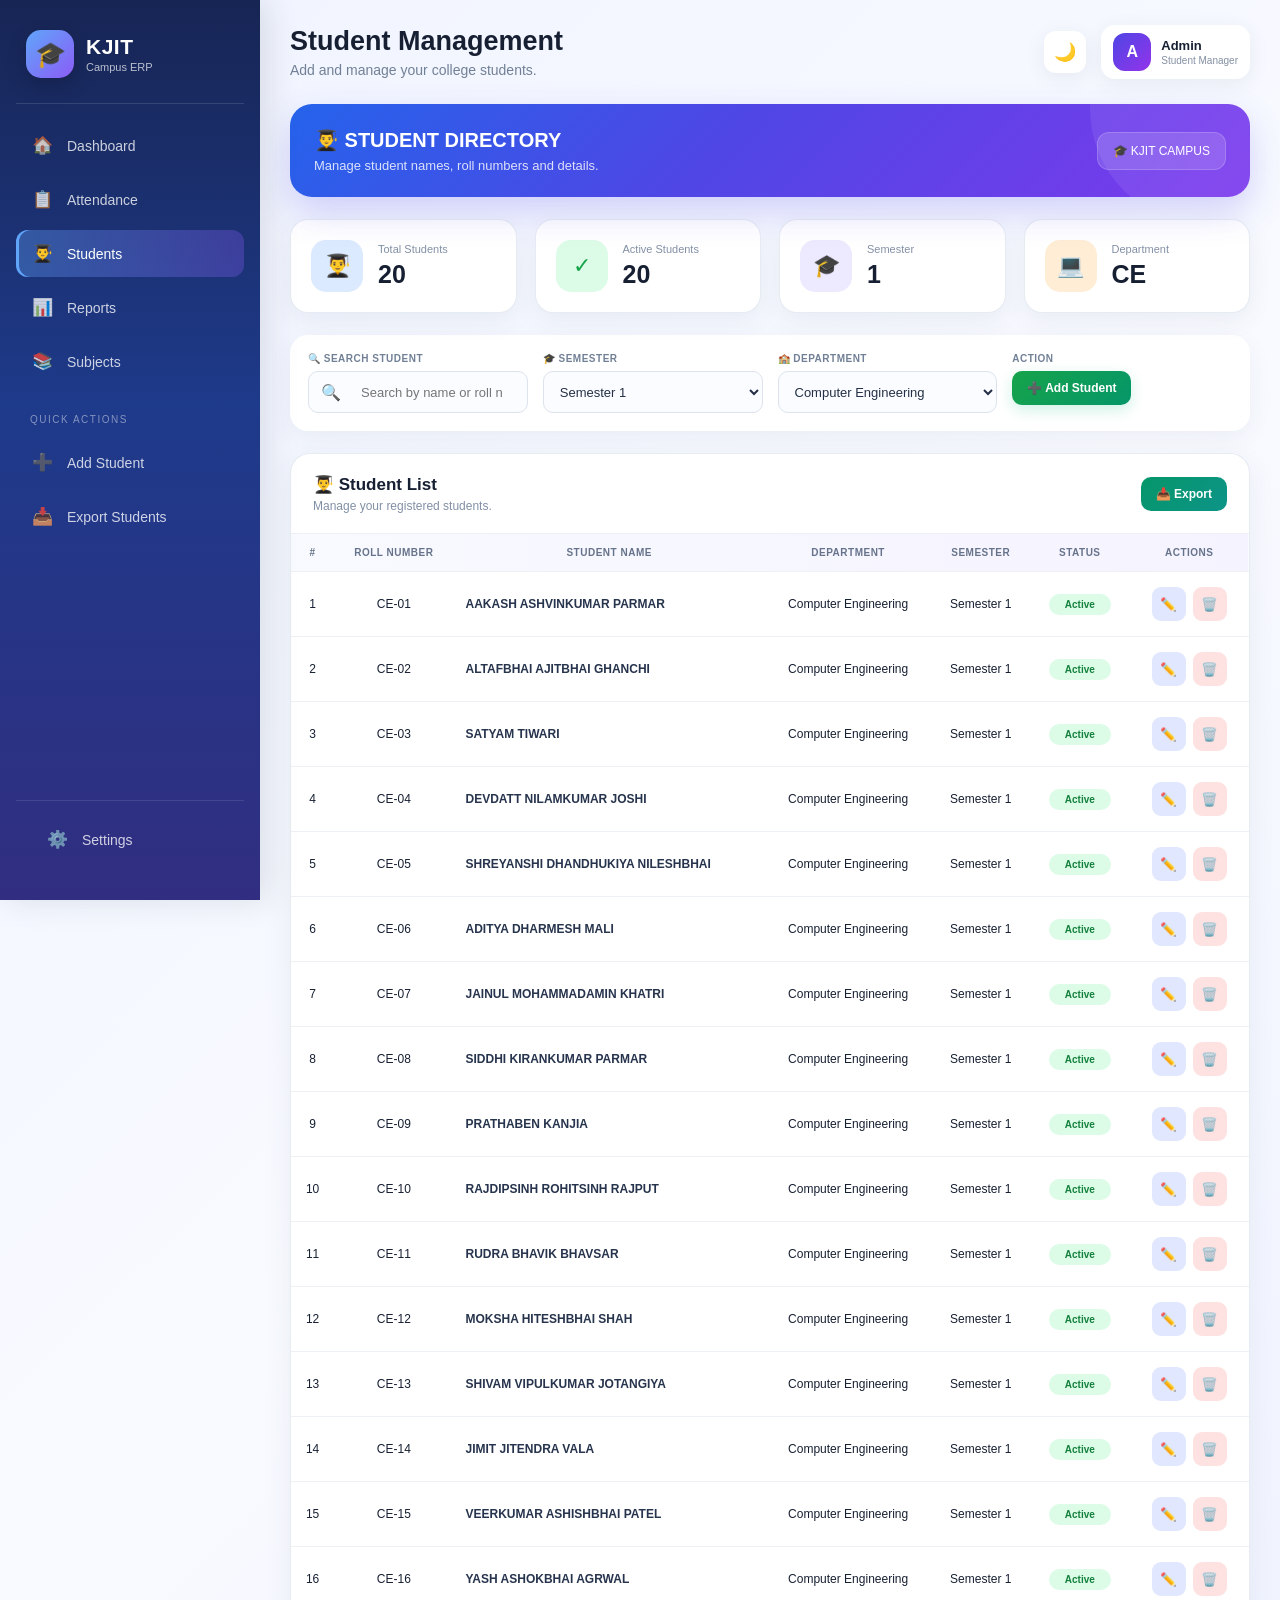
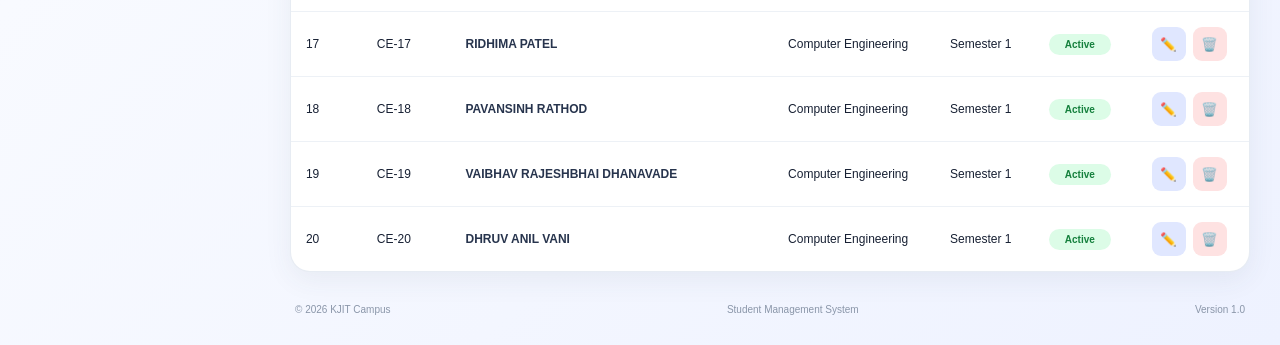
<file: students.html>
<!DOCTYPE html>
<html lang="en">

<head>

    <meta charset="UTF-8">

    <meta name="viewport"
        content="width=device-width, initial-scale=1.0">

    <title>KJIT Campus | Students</title>

    <link rel="stylesheet"
        href="style.css">

</head>

<body>

<div class="app">


    <!-- =========================================
         SIDEBAR
    ========================================== -->

    <aside class="sidebar">

        <div class="brand">

            <div class="brand-logo">
                🎓
            </div>

            <div>
                <h2>KJIT</h2>
                <span>Campus ERP</span>
            </div>

        </div>


        <nav class="menu">

            <button
                class="menu-item"
                onclick="location.href='index.html'">

                <span>🏠</span>
                <span>Dashboard</span>

            </button>


            <button
                class="menu-item"
                onclick="location.href='index.html'">

                <span>📋</span>
                <span>Attendance</span>

            </button>


            <button
                class="menu-item active">

                <span>👨‍🎓</span>
                <span>Students</span>

            </button>


            <button
                class="menu-item"
                onclick="location.href='report.html'">

                <span>📊</span>
                <span>Reports</span>

            </button>


            <button
                class="menu-item">

                <span>📚</span>
                <span>Subjects</span>

            </button>


            <div class="quick-title">
                Quick Actions
            </div>


            <button
                class="menu-item"
                onclick="openStudentForm()">

                <span>➕</span>
                <span>Add Student</span>

            </button>


            <button
                class="menu-item"
                onclick="exportStudents()">

                <span>📥</span>
                <span>Export Students</span>

            </button>

        </nav>


        <div class="sidebar-bottom">

            <button
                class="menu-item"
                onclick="location.href='index.html'">

                <span>⚙️</span>
                <span>Settings</span>

            </button>

        </div>

    </aside>



    <!-- =========================================
         MAIN CONTENT
    ========================================== -->

    <main class="main">


        <!-- HEADER -->

        <header class="header">

            <div>

                <h1>
                    Student Management
                </h1>

                <p>
                    Add and manage your college students.
                </p>

            </div>


            <div class="header-right">

                <button
                    class="theme-btn"
                    id="themeButton">

                    🌙

                </button>


                <div class="profile">

                    <div class="avatar">
                        A
                    </div>

                    <div>

                        <strong>
                            Admin
                        </strong>

                        <small>
                            Student Manager
                        </small>

                    </div>

                </div>

            </div>

        </header>



        <!-- PAGE TITLE -->

        <section class="page-heading">

            <div>

                <h2>
                    👨‍🎓 STUDENT DIRECTORY
                </h2>

                <p>
                    Manage student names,
                    roll numbers and details.
                </p>

            </div>


            <div class="college-badge">
                🎓 KJIT CAMPUS
            </div>

        </section>



        <!-- =========================================
             STATISTICS
        ========================================== -->

        <section class="stats">


            <div class="stat-card">

                <div class="stat-icon blue">
                    👨‍🎓
                </div>

                <div>

                    <span>
                        Total Students
                    </span>

                    <h3 id="studentCount">
                        20
                    </h3>

                </div>

            </div>


            <div class="stat-card">

                <div class="stat-icon green">
                    ✓
                </div>

                <div>

                    <span>
                        Active Students
                    </span>

                    <h3 id="activeCount">
                        20
                    </h3>

                </div>

            </div>


            <div class="stat-card">

                <div class="stat-icon purple">
                    🎓
                </div>

                <div>

                    <span>
                        Semester
                    </span>

                    <h3>
                        1
                    </h3>

                </div>

            </div>


            <div class="stat-card">

                <div class="stat-icon orange">
                    💻
                </div>

                <div>

                    <span>
                        Department
                    </span>

                    <h3>
                        CE
                    </h3>

                </div>

            </div>

        </section>



        <!-- =========================================
             SEARCH + ACTION
        ========================================== -->

        <section class="filters">


            <div class="filter">

                <label>
                    🔍 SEARCH STUDENT
                </label>

                <div class="search">

                    <span>🔍</span>

                    <input
                        type="text"
                        id="studentSearch"
                        placeholder="Search by name or roll number...">

                </div>

            </div>


            <div class="filter">

                <label>
                    🎓 SEMESTER
                </label>

                <select id="studentSemester">

                    <option>
                        Semester 1
                    </option>

                    <option>
                        Semester 2
                    </option>

                    <option>
                        Semester 3
                    </option>

                    <option>
                        Semester 4
                    </option>

                    <option>
                        Semester 5
                    </option>

                    <option>
                        Semester 6
                    </option>

                </select>

            </div>


            <div class="filter">

                <label>
                    🏫 DEPARTMENT
                </label>

                <select>

                    <option>
                        Computer Engineering
                    </option>

                    <option>
                        Information Technology
                    </option>

                    <option>
                        Mechanical Engineering
                    </option>

                    <option>
                        Electrical Engineering
                    </option>

                </select>

            </div>


            <div class="filter">

                <label>
                    ACTION
                </label>

                <button
                    class="btn save"
                    onclick="openStudentForm()">

                    ➕ Add Student

                </button>

            </div>

        </section>



        <!-- =========================================
             STUDENT TABLE
        ========================================== -->

        <section class="attendance-card">

            <div class="card-header">

                <div>

                    <h2>
                        👨‍🎓 Student List
                    </h2>

                    <p>
                        Manage your registered students.
                    </p>

                </div>


                <button
                    class="btn excel"
                    onclick="exportStudents()">

                    📥 Export

                </button>

            </div>


            <div class="table-container">

                <table>

                    <thead>

                        <tr>

                            <th>
                                #
                            </th>

                            <th>
                                Roll Number
                            </th>

                            <th>
                                Student Name
                            </th>

                            <th>
                                Department
                            </th>

                            <th>
                                Semester
                            </th>

                            <th>
                                Status
                            </th>

                            <th>
                                Actions
                            </th>

                        </tr>

                    </thead>


                    <tbody id="studentTable">

                    </tbody>

                </table>

            </div>

        </section>



        <!-- =========================================
             ADD / EDIT STUDENT MODAL
        ========================================== -->

        <div
            class="modal"
            id="studentModal">

            <div class="modal-content">


                <div class="modal-header">

                    <div>

                        <h2 id="modalTitle">
                            ➕ Add Student
                        </h2>

                        <p>
                            Enter student information.
                        </p>

                    </div>


                    <button
                        class="close-btn"
                        onclick="closeStudentForm()">

                        ✕

                    </button>

                </div>



                <form
                    id="studentForm">


                    <input
                        type="hidden"
                        id="editIndex">


                    <div class="form-group">

                        <label>
                            Roll Number
                        </label>

                        <input
                            type="number"
                            id="rollNumber"
                            required
                            min="1"
                            placeholder="Enter roll number">

                    </div>


                    <div class="form-group">

                        <label>
                            Student Name
                        </label>

                        <input
                            type="text"
                            id="studentName"
                            required
                            placeholder="Enter student name">

                    </div>


                    <div class="form-group">

                        <label>
                            Department
                        </label>

                        <select
                            id="studentDepartment">

                            <option>
                                Computer Engineering
                            </option>

                            <option>
                                Information Technology
                            </option>

                            <option>
                                Mechanical Engineering
                            </option>

                            <option>
                                Electrical Engineering
                            </option>

                        </select>

                    </div>


                    <div class="form-group">

                        <label>
                            Semester
                        </label>

                        <select
                            id="formSemester">

                            <option>
                                Semester 1
                            </option>

                            <option>
                                Semester 2
                            </option>

                            <option>
                                Semester 3
                            </option>

                            <option>
                                Semester 4
                            </option>

                            <option>
                                Semester 5
                            </option>

                            <option>
                                Semester 6
                            </option>

                        </select>

                    </div>


                    <div class="form-actions">

                        <button
                            type="button"
                            class="btn reset"
                            onclick="closeStudentForm()">

                            Cancel

                        </button>


                        <button
                            type="submit"
                            class="btn save">

                            💾 Save Student

                        </button>

                    </div>

                </form>

            </div>

        </div>



        <!-- FOOTER -->

        <footer>

            <span>
                © 2026 KJIT Campus
            </span>

            <span>
                Student Management System
            </span>

            <span>
                Version 1.0
            </span>

        </footer>

    </main>

</div>



<!-- =========================================
     JAVASCRIPT
========================================== -->

<script>


// =================================================
// DEFAULT STUDENTS
// =================================================

const defaultStudents = [

    {
        roll: 1,
        name: "Aditya Mali",
        department: "Computer Engineering",
        semester: "Semester 1",
        active: true
    },

    {
        roll: 2,
        name: "Student 2",
        department: "Computer Engineering",
        semester: "Semester 1",
        active: true
    },

    {
        roll: 3,
        name: "Student 3",
        department: "Computer Engineering",
        semester: "Semester 1",
        active: true
    },

    {
        roll: 4,
        name: "Student 4",
        department: "Computer Engineering",
        semester: "Semester 1",
        active: true
    },

    {
        roll: 5,
        name: "Student 5",
        department: "Computer Engineering",
        semester: "Semester 1",
        active: true
    },

    {
        roll: 6,
        name: "Student 6",
        department: "Computer Engineering",
        semester: "Semester 1",
        active: true
    },

    {
        roll: 7,
        name: "Student 7",
        department: "Computer Engineering",
        semester: "Semester 1",
        active: true
    },

    {
        roll: 8,
        name: "Student 8",
        department: "Computer Engineering",
        semester: "Semester 1",
        active: true
    },

    {
        roll: 9,
        name: "Student 9",
        department: "Computer Engineering",
        semester: "Semester 1",
        active: true
    },

    {
        roll: 10,
        name: "Student 10",
        department: "Computer Engineering",
        semester: "Semester 1",
        active: true
    },

    {
        roll: 11,
        name: "Student 11",
        department: "Computer Engineering",
        semester: "Semester 1",
        active: true
    },

    {
        roll: 12,
        name: "Student 12",
        department: "Computer Engineering",
        semester: "Semester 1",
        active: true
    },

    {
        roll: 13,
        name: "Student 13",
        department: "Computer Engineering",
        semester: "Semester 1",
        active: true
    },

    {
        roll: 14,
        name: "Student 14",
        department: "Computer Engineering",
        semester: "Semester 1",
        active: true
    },

    {
        roll: 15,
        name: "Student 15",
        department: "Computer Engineering",
        semester: "Semester 1",
        active: true
    },

    {
        roll: 16,
        name: "Student 16",
        department: "Computer Engineering",
        semester: "Semester 1",
        active: true
    },

    {
        roll: 17,
        name: "Student 17",
        department: "Computer Engineering",
        semester: "Semester 1",
        active: true
    },

    {
        roll: 18,
        name: "Student 18",
        department: "Computer Engineering",
        semester: "Semester 1",
        active: true
    },

    {
        roll: 19,
        name: "Student 19",
        department: "Computer Engineering",
        semester: "Semester 1",
        active: true
    },

    {
        roll: 20,
        name: "Student 20",
        department: "Computer Engineering",
        semester: "Semester 1",
        active: true
    }

];


// =================================================
// LOAD STUDENTS
// =================================================

let students =
    JSON.parse(
        localStorage.getItem(
            "kjitStudents"
        )
    );


if (!students) {

    students =
        defaultStudents;

    saveStudents();

}


// =================================================
// SAVE STUDENTS
// =================================================

function saveStudents() {

    localStorage.setItem(
        "kjitStudents",
        JSON.stringify(
            students
        )
    );

}


// =================================================
// DISPLAY STUDENTS
// =================================================

function displayStudents() {

    const table =
        document.getElementById(
            "studentTable"
        );


    const search =
        document.getElementById(
            "studentSearch"
        ).value
            .toLowerCase()
            .trim();


    table.innerHTML = "";


    students.forEach(
        (student, index) => {


            if (
                search &&
                !student.name
                    .toLowerCase()
                    .includes(search) &&
                !student.roll
                    .toString()
                    .includes(search)
            ) {

                return;

            }


            const row =
                document.createElement(
                    "tr"
                );


            row.innerHTML = `

                <td>
                    ${index + 1}
                </td>

                <td>
                    ${student.roll}
                </td>

                <td class="student-name">
                    ${student.name}
                </td>

                <td>
                    ${student.department}
                </td>

                <td>
                    ${student.semester}
                </td>

                <td>

                    <span class="status ${
                        student.active
                            ? "good"
                            : "danger"
                    }">

                        ${
                            student.active
                                ? "Active"
                                : "Inactive"
                        }

                    </span>

                </td>

                <td>

                    <button
                        class="table-action edit"
                        onclick="editStudent(${index})">

                        ✏️

                    </button>


                    <button
                        class="table-action delete"
                        onclick="deleteStudent(${index})">

                        🗑️

                    </button>

                </td>

            `;


            table.appendChild(row);

        }
    );


    updateStudentStats();

}


// =================================================
// UPDATE STATISTICS
// =================================================

function updateStudentStats() {

    const active =
        students.filter(
            student =>
                student.active
        ).length;


    document.getElementById(
        "studentCount"
    ).textContent =
        students.length;


    document.getElementById(
        "activeCount"
    ).textContent =
        active;

}


// =================================================
// OPEN FORM
// =================================================

function openStudentForm() {

    document.getElementById(
        "studentModal"
    ).classList.add(
        "show"
    );


    document.getElementById(
        "modalTitle"
    ).textContent =
        "➕ Add Student";


    document.getElementById(
        "studentForm"
    ).reset();


    document.getElementById(
        "editIndex"
    ).value = "";

}


// =================================================
// CLOSE FORM
// =================================================

function closeStudentForm() {

    document.getElementById(
        "studentModal"
    ).classList.remove(
        "show"
    );

}


// =================================================
// EDIT STUDENT
// =================================================

function editStudent(index) {

    const student =
        students[index];


    document.getElementById(
        "studentModal"
    ).classList.add(
        "show"
    );


    document.getElementById(
        "modalTitle"
    ).textContent =
        "✏️ Edit Student";


    document.getElementById(
        "editIndex"
    ).value =
        index;


    document.getElementById(
        "rollNumber"
    ).value =
        student.roll;


    document.getElementById(
        "studentName"
    ).value =
        student.name;


    document.getElementById(
        "studentDepartment"
    ).value =
        student.department;


    document.getElementById(
        "formSemester"
    ).value =
        student.semester;

}


// =================================================
// ADD / UPDATE STUDENT
// =================================================

document.getElementById(
    "studentForm"
).addEventListener(
    "submit",
    function(event) {

        event.preventDefault();


        const roll =
            Number(
                document.getElementById(
                    "rollNumber"
                ).value
            );


        const name =
            document.getElementById(
                "studentName"
            ).value.trim();


        const department =
            document.getElementById(
                "studentDepartment"
            ).value;


        const semester =
            document.getElementById(
                "formSemester"
            ).value;


        const editIndex =
            document.getElementById(
                "editIndex"
            ).value;


        if (!name) {

            alert(
                "Please enter student name."
            );

            return;

        }


        // EDIT

        if (editIndex !== "") {

            students[
                Number(editIndex)
            ] = {

                roll,

                name,

                department,

                semester,

                active: true

            };

        }

        // ADD

        else {

            const exists =
                students.some(
                    student =>
                        student.roll === roll
                );


            if (exists) {

                alert(
                    "This roll number already exists."
                );

                return;

            }


            students.push({

                roll,

                name,

                department,

                semester,

                active: true

            });

        }


        saveStudents();

        displayStudents();

        closeStudentForm();


        alert(
            "✅ Student saved successfully!"
        );

    }
);


// =================================================
// DELETE STUDENT
// =================================================

function deleteStudent(index) {

    const student =
        students[index];


    const confirmation =
        confirm(
            `Delete ${student.name}?`
        );


    if (!confirmation) {
        return;
    }


    students.splice(
        index,
        1
    );


    saveStudents();

    displayStudents();


    alert(
        "🗑️ Student deleted."
    );

}


// =================================================
// SEARCH
// =================================================

document.getElementById(
    "studentSearch"
).addEventListener(
    "input",
    displayStudents
);


// =================================================
// EXPORT STUDENTS
// =================================================

function exportStudents() {

    let csv =
        "Roll Number,Student Name,Department,Semester,Status\n";


    students.forEach(
        student => {

            csv +=
                student.roll +
                "," +
                '"' +
                student.name +
                '"' +
                "," +
                '"' +
                student.department +
                '"' +
                "," +
                student.semester +
                "," +
                (
                    student.active
                        ? "Active"
                        : "Inactive"
                ) +
                "\n";

        }
    );


    const blob =
        new Blob(
            [csv],
            {
                type:
                    "text/csv;charset=utf-8;"
            }
        );


    const url =
        URL.createObjectURL(
            blob
        );


    const link =
        document.createElement(
            "a"
        );


    link.href =
        url;

    link.download =
        "KJIT_Students.csv";


    link.click();


    URL.revokeObjectURL(
        url
    );

}


// =================================================
// DARK MODE
// =================================================

const themeButton =
    document.getElementById(
        "themeButton"
    );


themeButton.addEventListener(
    "click",
    function() {

        document.body.classList.toggle(
            "dark"
        );


        if (
            document.body.classList.contains(
                "dark"
            )
        ) {

            themeButton.textContent =
                "☀️";

            localStorage.setItem(
                "theme",
                "dark"
            );

        }

        else {

            themeButton.textContent =
                "🌙";

            localStorage.setItem(
                "theme",
                "light"
            );

        }

    }
);


if (
    localStorage.getItem(
        "theme"
    ) === "dark"
) {

    document.body.classList.add(
        "dark"
    );

    themeButton.textContent =
        "☀️";

}


// =================================================
// START
// =================================================

displayStudents();

</script>

</body>

</html>
</file>
<file: style.css>
/* =====================================================
   KJIT CAMPUS - ATTENDANCE MANAGEMENT SYSTEM
   PROFESSIONAL COLORFUL UI
===================================================== */


/* =====================================================
   RESET
===================================================== */

* {
    margin: 0;
    padding: 0;
    box-sizing: border-box;
}


html {
    scroll-behavior: smooth;
}


body {
    font-family:
        "Segoe UI",
        Arial,
        sans-serif;

    background:
        linear-gradient(
            135deg,
            #f0f4ff,
            #f8faff,
            #eef2ff
        );

    color: #172033;

    min-height: 100vh;

    transition:
        background .3s ease,
        color .3s ease;
}


button,
input,
select {
    font-family: inherit;
}


/* =====================================================
   MAIN APP
===================================================== */

.app {
    display: flex;
    min-height: 100vh;
}


/* =====================================================
   SIDEBAR
===================================================== */

.sidebar {

    width: 260px;

    min-height: 100vh;

    position: fixed;

    left: 0;
    top: 0;

    display: flex;

    flex-direction: column;

    padding: 22px 16px;

    background:
        linear-gradient(
            180deg,
            #172554 0%,
            #1e3a8a 45%,
            #312e81 100%
        );

    color: white;

    box-shadow:
        8px 0 30px
        rgba(30, 41, 59, .12);

    z-index: 1000;
}


/* =====================================================
   BRAND
===================================================== */

.brand {

    display: flex;

    align-items: center;

    gap: 12px;

    padding:
        8px 10px
        25px;

    border-bottom:
        1px solid
        rgba(255,255,255,.12);

    margin-bottom: 18px;
}


.brand-logo {

    width: 48px;

    height: 48px;

    display: flex;

    align-items: center;

    justify-content: center;

    border-radius: 15px;

    background:
        linear-gradient(
            135deg,
            #60a5fa,
            #8b5cf6
        );

    font-size: 25px;

    box-shadow:
        0 8px 20px
        rgba(0,0,0,.18);
}


.brand h2 {

    font-size: 21px;

    letter-spacing: .5px;
}


.brand span {

    font-size: 11px;

    opacity: .7;

    display: block;

    margin-top: 2px;
}


/* =====================================================
   MENU
===================================================== */

.menu {

    display: flex;

    flex-direction: column;

    gap: 7px;
}


.menu-item {

    width: 100%;

    border: none;

    background: transparent;

    color:
        rgba(255,255,255,.78);

    display: flex;

    align-items: center;

    gap: 13px;

    padding:
        13px 14px;

    border-radius: 12px;

    cursor: pointer;

    text-align: left;

    font-size: 14px;

    transition:
        all .25s ease;
}


.menu-item span:first-child {

    width: 24px;

    text-align: center;

    font-size: 17px;
}


.menu-item:hover {

    background:
        rgba(255,255,255,.12);

    color: white;

    transform:
        translateX(4px);
}


.menu-item.active {

    color: white;

    background:
        linear-gradient(
            90deg,
            rgba(96,165,250,.35),
            rgba(139,92,246,.3)
        );

    box-shadow:
        inset 3px 0 0 #60a5fa;
}


.quick-title {

    font-size: 10px;

    text-transform: uppercase;

    letter-spacing: 1.5px;

    opacity: .45;

    padding:
        22px 14px 7px;
}


.sidebar-bottom {

    margin-top: auto;

    padding-top: 15px;

    border-top:
        1px solid
        rgba(255,255,255,.1);
}


/* =====================================================
   MAIN CONTENT
===================================================== */

.main {

    width: calc(100% - 260px);

    margin-left: 260px;

    padding: 25px 30px;

    min-width: 0;
}


/* =====================================================
   HEADER
===================================================== */

.header {

    display: flex;

    justify-content: space-between;

    align-items: center;

    gap: 20px;

    margin-bottom: 25px;
}


.header h1 {

    font-size: 27px;

    color: #172033;

    margin-bottom: 5px;
}


.header p {

    color: #718096;

    font-size: 14px;
}


.header-right {

    display: flex;

    align-items: center;

    gap: 15px;
}


/* =====================================================
   PROFILE
===================================================== */

.profile {

    display: flex;

    align-items: center;

    gap: 10px;

    background: white;

    padding: 8px 12px;

    border-radius: 14px;

    box-shadow:
        0 5px 20px
        rgba(51,65,85,.08);
}


.profile strong {

    display: block;

    font-size: 13px;
}


.profile small {

    display: block;

    font-size: 10px;

    color: #8490a3;

    margin-top: 2px;
}


.avatar {

    width: 38px;

    height: 38px;

    border-radius: 12px;

    display: flex;

    align-items: center;

    justify-content: center;

    background:
        linear-gradient(
            135deg,
            #4f46e5,
            #9333ea
        );

    color: white;

    font-weight: 700;
}


/* =====================================================
   THEME BUTTON
===================================================== */

.theme-btn {

    border: none;

    width: 42px;

    height: 42px;

    border-radius: 12px;

    background: white;

    cursor: pointer;

    font-size: 18px;

    box-shadow:
        0 5px 20px
        rgba(51,65,85,.08);

    transition:
        transform .2s ease;
}


.theme-btn:hover {

    transform:
        rotate(15deg)
        scale(1.05);
}


/* =====================================================
   PAGE HEADING
===================================================== */

.page-heading {

    display: flex;

    justify-content: space-between;

    align-items: center;

    gap: 20px;

    padding: 24px;

    border-radius: 22px;

    margin-bottom: 22px;

    color: white;

    background:
        linear-gradient(
            135deg,
            #2563eb,
            #4f46e5 45%,
            #7c3aed
        );

    box-shadow:
        0 15px 35px
        rgba(79,70,229,.22);

    position: relative;

    overflow: hidden;
}


.page-heading::after {

    content: "";

    position: absolute;

    width: 230px;

    height: 230px;

    border-radius: 50%;

    background:
        rgba(255,255,255,.08);

    right: -70px;

    top: -110px;
}


.page-heading h2 {

    font-size: 20px;

    margin-bottom: 6px;

    position: relative;

    z-index: 1;
}


.page-heading p {

    font-size: 13px;

    opacity: .82;

    position: relative;

    z-index: 1;
}


.college-badge {

    background:
        rgba(255,255,255,.14);

    border:
        1px solid
        rgba(255,255,255,.18);

    padding:
        11px 15px;

    border-radius: 12px;

    font-size: 12px;

    white-space: nowrap;

    position: relative;

    z-index: 2;
}


/* =====================================================
   STATISTICS
===================================================== */

.stats {

    display: grid;

    grid-template-columns:
        repeat(4, 1fr);

    gap: 18px;

    margin-bottom: 22px;
}


.stat-card {

    background: white;

    border-radius: 18px;

    padding: 20px;

    display: flex;

    align-items: center;

    gap: 15px;

    box-shadow:
        0 8px 25px
        rgba(51,65,85,.07);

    border:
        1px solid
        rgba(226,232,240,.8);

    transition:
        transform .25s ease,
        box-shadow .25s ease;
}


.stat-card:hover {

    transform:
        translateY(-4px);

    box-shadow:
        0 15px 35px
        rgba(51,65,85,.12);
}


.stat-card span {

    color: #8290a5;

    font-size: 11px;

    display: block;

    margin-bottom: 5px;
}


.stat-card h3 {

    font-size: 25px;

    color: #172033;
}


.stat-icon {

    width: 52px;

    height: 52px;

    border-radius: 15px;

    display: flex;

    align-items: center;

    justify-content: center;

    font-size: 22px;
}


.stat-icon.blue {

    background: #dbeafe;

    color: #2563eb;
}


.stat-icon.green {

    background: #dcfce7;

    color: #16a34a;
}


.stat-icon.red {

    background: #fee2e2;

    color: #dc2626;
}


.stat-icon.purple {

    background: #ede9fe;

    color: #7c3aed;
}


.stat-icon.orange {

    background: #ffedd5;

    color: #ea580c;
}


/* =====================================================
   FILTERS
===================================================== */

.filters {

    display: grid;

    grid-template-columns:
        repeat(4, 1fr);

    gap: 15px;

    background: white;

    padding: 18px;

    border-radius: 18px;

    margin-bottom: 22px;

    box-shadow:
        0 8px 25px
        rgba(51,65,85,.06);
}


.filter label {

    display: block;

    font-size: 10px;

    font-weight: 700;

    color: #718096;

    letter-spacing: .5px;

    margin-bottom: 7px;
}


.filter input,
.filter select {

    width: 100%;

    height: 42px;

    padding:
        0 12px;

    border:
        1px solid #dce3ec;

    border-radius: 10px;

    outline: none;

    background: #fbfcff;

    color: #253046;

    font-size: 13px;

    transition:
        border .2s ease,
        box-shadow .2s ease;
}


.filter input:focus,
.filter select:focus {

    border-color: #6366f1;

    box-shadow:
        0 0 0 3px
        rgba(99,102,241,.1);
}


/* =====================================================
   SEARCH
===================================================== */

.search {

    display: flex;

    align-items: center;

    gap: 8px;

    height: 42px;

    border:
        1px solid #dce3ec;

    border-radius: 10px;

    padding: 0 12px;

    background: #fbfcff;
}


.search input {

    border: none;

    outline: none;

    background: transparent;

    width: 100%;

    height: 100%;
}


/* =====================================================
   ATTENDANCE CARD
===================================================== */

.attendance-card {

    background: white;

    border-radius: 20px;

    box-shadow:
        0 8px 28px
        rgba(51,65,85,.07);

    border:
        1px solid
        rgba(226,232,240,.8);

    overflow: hidden;

    margin-bottom: 22px;
}


.card-header {

    display: flex;

    align-items: center;

    justify-content: space-between;

    gap: 15px;

    padding: 20px 22px;

    border-bottom:
        1px solid #edf1f6;
}


.card-header h2 {

    font-size: 17px;

    margin-bottom: 4px;
}


.card-header p {

    color: #8290a5;

    font-size: 12px;
}


/* =====================================================
   TABLE
===================================================== */

.table-container {

    width: 100%;

    overflow-x: auto;
}


table {

    width: 100%;

    border-collapse: collapse;

    min-width: 850px;
}


thead {

    background:
        linear-gradient(
            90deg,
            #f8faff,
            #f5f3ff
        );
}


th {

    padding:
        13px 12px;

    text-align: center;

    font-size: 10px;

    text-transform: uppercase;

    letter-spacing: .5px;

    color: #66738a;

    white-space: nowrap;
}


td {

    padding:
        13px 12px;

    border-top:
        1px solid #edf1f6;

    text-align: center;

    font-size: 12px;

    white-space: nowrap;
}


tbody tr {

    transition:
        background .2s ease;
}


tbody tr:hover {

    background:
        #f8faff;
}


.student-name {

    text-align: left;

    font-weight: 600;

    color: #27344d;
}


/* =====================================================
   ATTENDANCE BUTTONS
===================================================== */

.attendance-button {

    border: none;

    min-width: 52px;

    height: 30px;

    border-radius: 8px;

    font-size: 10px;

    font-weight: 700;

    cursor: pointer;

    transition:
        transform .15s ease,
        filter .15s ease;
}


.attendance-button:hover {

    transform:
        translateY(-2px);

    filter: brightness(.97);
}


.attendance-button.present {

    background: #dcfce7;

    color: #15803d;
}


.attendance-button.absent {

    background: #fee2e2;

    color: #dc2626;
}


.attendance-button.not-marked {

    background: #f1f5f9;

    color: #64748b;
}


/* =====================================================
   PERCENTAGES
===================================================== */

.percentage-good {

    color: #15803d;

    font-weight: 800;
}


.percentage-warning {

    color: #d97706;

    font-weight: 800;
}


.percentage-danger {

    color: #dc2626;

    font-weight: 800;
}


/* =====================================================
   STATUS
===================================================== */

.status {

    display: inline-flex;

    align-items: center;

    justify-content: center;

    min-width: 62px;

    padding:
        5px 9px;

    border-radius: 20px;

    font-size: 10px;

    font-weight: 700;
}


.status.good {

    background: #dcfce7;

    color: #15803d;
}


.status.warning {

    background: #fef3c7;

    color: #b45309;
}


.status.danger {

    background: #fee2e2;

    color: #dc2626;
}


/* =====================================================
   BUTTONS
===================================================== */

.btn {

    border: none;

    padding:
        10px 15px;

    border-radius: 10px;

    cursor: pointer;

    font-weight: 700;

    font-size: 12px;

    transition:
        transform .2s ease,
        box-shadow .2s ease;
}


.btn:hover {

    transform:
        translateY(-2px);
}


.btn.save {

    color: white;

    background:
        linear-gradient(
            135deg,
            #16a34a,
            #059669
        );

    box-shadow:
        0 5px 15px
        rgba(16,185,129,.2);
}


.btn.reset {

    color: white;

    background:
        linear-gradient(
            135deg,
            #ef4444,
            #dc2626
        );
}


.btn.excel {

    color: white;

    background:
        linear-gradient(
            135deg,
            #059669,
            #0d9488
        );
}


/* =====================================================
   TABLE ACTION BUTTONS
===================================================== */

.table-action {

    width: 34px;

    height: 34px;

    border: none;

    border-radius: 9px;

    cursor: pointer;

    margin: 2px;

    transition:
        transform .15s ease;
}


.table-action:hover {

    transform:
        scale(1.08);
}


.table-action.edit {

    background: #e0e7ff;

    color: #4338ca;
}


.table-action.delete {

    background: #fee2e2;

    color: #dc2626;
}


/* =====================================================
   REPORT GRID
===================================================== */

.report-grid {

    display: grid;

    grid-template-columns:
        1fr 1fr;

    gap: 20px;

    margin-bottom: 22px;
}


/* =====================================================
   MODAL
===================================================== */

.modal {

    position: fixed;

    inset: 0;

    background:
        rgba(15,23,42,.58);

    display: none;

    align-items: center;

    justify-content: center;

    z-index: 9999;

    padding: 20px;

    backdrop-filter:
        blur(5px);
}


.modal.show {

    display: flex;
}


.modal-content {

    width:
        min(500px, 100%);

    background: white;

    border-radius: 22px;

    padding: 25px;

    box-shadow:
        0 25px 80px
        rgba(0,0,0,.25);

    animation:
        modalIn .25s ease;
}


@keyframes modalIn {

    from {

        opacity: 0;

        transform:
            translateY(15px)
            scale(.97);

    }

    to {

        opacity: 1;

        transform:
            translateY(0)
            scale(1);

    }

}


.modal-header {

    display: flex;

    justify-content: space-between;

    align-items: flex-start;

    margin-bottom: 25px;
}


.modal-header h2 {

    font-size: 20px;

    margin-bottom: 5px;
}


.modal-header p {

    font-size: 12px;

    color: #8290a5;
}


.close-btn {

    width: 36px;

    height: 36px;

    border: none;

    border-radius: 10px;

    background: #f1f5f9;

    cursor: pointer;

    font-size: 16px;
}


/* =====================================================
   FORM
===================================================== */

.form-group {

    margin-bottom: 17px;
}


.form-group label {

    display: block;

    margin-bottom: 7px;

    font-size: 12px;

    font-weight: 700;
}


.form-group input,
.form-group select {

    width: 100%;

    height: 43px;

    padding:
        0 13px;

    border:
        1px solid #dbe2ea;

    border-radius: 10px;

    outline: none;

    background: #fbfcff;
}


.form-group input:focus,
.form-group select:focus {

    border-color: #6366f1;

    box-shadow:
        0 0 0 3px
        rgba(99,102,241,.1);
}


.form-actions {

    display: flex;

    justify-content: flex-end;

    gap: 10px;

    margin-top: 24px;
}


/* =====================================================
   FOOTER
===================================================== */

footer {

    display: flex;

    justify-content: space-between;

    gap: 15px;

    color: #8a96a9;

    font-size: 10px;

    padding:
        10px 5px 5px;
}


/* =====================================================
   DARK MODE
===================================================== */

body.dark {

    background:
        linear-gradient(
            135deg,
            #0f172a,
            #111827,
            #172033
        );

    color: #e5e7eb;
}


.dark .main h1,
.dark .main h2,
.dark .main h3 {

    color: #f8fafc;
}


.dark .header p,
.dark .card-header p {

    color: #94a3b8;
}


.dark .profile,
.dark .stat-card,
.dark .filters,
.dark .attendance-card {

    background: #1e293b;

    border-color:
        rgba(148,163,184,.1);

    color: #e5e7eb;
}


.dark .stat-card h3 {

    color: white;
}


.dark .filter input,
.dark .filter select,
.dark .search {

    background: #172033;

    border-color: #334155;

    color: #e5e7eb;
}


.dark .theme-btn {

    background: #1e293b;

    color: white;
}


.dark th {

    background: #172033;

    color: #94a3b8;
}


.dark td {

    border-color: #334155;
}


.dark .student-name {

    color: #f1f5f9;
}


.dark tbody tr:hover {

    background: #243047;
}


.dark .card-header {

    border-color: #334155;
}


.dark .modal-content {

    background: #1e293b;

    color: white;
}


.dark .form-group input,
.dark .form-group select {

    background: #172033;

    border-color: #334155;

    color: white;
}


/* =====================================================
   RESPONSIVE - TABLET
===================================================== */

@media (max-width: 1100px) {

    .sidebar {

        width: 220px;
    }


    .main {

        width:
            calc(100% - 220px);

        margin-left: 220px;

        padding:
            20px;
    }


    .stats {

        grid-template-columns:
            repeat(2, 1fr);
    }


    .filters {

        grid-template-columns:
            repeat(2, 1fr);
    }

}


/* =====================================================
   RESPONSIVE - MOBILE
===================================================== */

@media (max-width: 750px) {

    .sidebar {

        width: 72px;

        padding:
            15px 10px;
    }


    .brand {

        justify-content: center;

        padding:
            5px 0 20px;
    }


    .brand-logo {

        width: 44px;

        height: 44px;
    }


    .brand h2,
    .brand span,
    .menu-item span:last-child,
    .quick-title {

        display: none;
    }


    .menu-item {

        justify-content: center;

        padding:
            12px 5px;
    }


    .menu-item span:first-child {

        font-size: 20px;
    }


    .main {

        width:
            calc(100% - 72px);

        margin-left: 72px;

        padding:
            16px;
    }


    .header {

        align-items:
            flex-start;
    }


    .header h1 {

        font-size: 21px;
    }


    .profile {

        padding: 6px;
    }


    .profile > div:last-child {

        display: none;
    }


    .page-heading {

        flex-direction: column;

        align-items:
            flex-start;

        padding: 20px;
    }


    .stats {

        grid-template-columns:
            1fr 1fr;

        gap: 10px;
    }


    .stat-card {

        padding: 14px;

        gap: 10px;
    }


    .stat-icon {

        width: 42px;

        height: 42px;

        font-size: 18px;
    }


    .stat-card h3 {

        font-size: 20px;
    }


    .filters {

        grid-template-columns:
            1fr;
    }


    .report-grid {

        grid-template-columns:
            1fr;
    }


    footer {

        flex-direction:
            column;

        text-align:
            center;
    }

}


/* =====================================================
   VERY SMALL MOBILE
===================================================== */

@media (max-width: 450px) {

    .main {

        padding: 10px;
    }


    .header-right {

        gap: 5px;
    }


    .stats {

        grid-template-columns:
            1fr;
    }


    .college-badge {

        width: 100%;

        text-align: center;
    }


    .card-header {

        align-items:
            flex-start;

        flex-direction:
            column;
    }


    .form-actions {

        flex-direction:
            column;
    }


    .form-actions .btn {

        width: 100%;
    }

}
/* =====================================================
   SIDEBAR NAVIGATION
===================================================== */

.sidebar-nav {
    display: flex;
    flex-direction: column;
    gap: 7px;
    padding: 20px 14px;
}

.nav-item {
    display: flex;
    align-items: center;
    gap: 13px;

    padding: 12px 15px;

    border-radius: 12px;

    text-decoration: none;

    color: #64748b;

    font-size: 14px;

    font-weight: 600;

    transition:
        transform .2s ease,
        background .2s ease,
        color .2s ease;
}

.nav-item:hover {
    background: #eef2ff;
    color: #4f46e5;
    transform: translateX(3px);
}

.nav-item span:first-child {
    width: 23px;
    text-align: center;
    font-size: 17px;
}

.nav-section-title {
    margin-top: 20px;
    margin-bottom: 5px;

    padding-left: 15px;

    color: #94a3b8;

    font-size: 10px;

    font-weight: 800;

    letter-spacing: 1.2px;
}


/* =====================================================
   TOP BAR
===================================================== */

.topbar {
    height: 72px;

    display: flex;
    align-items: center;
    justify-content: space-between;

    padding: 0 28px;

    background: rgba(255,255,255,.9);

    border-bottom: 1px solid #e2e8f0;

    backdrop-filter: blur(15px);

    position: sticky;
    top: 0;

    z-index: 100;
}

.page-brand {
    font-size: 18px;
    font-weight: 800;
    color: #1e293b;
}

.topbar-actions {
    display: flex;
    align-items: center;
    gap: 15px;
}

.icon-button {
    width: 42px;
    height: 42px;

    border: none;

    border-radius: 12px;

    background: #f1f5f9;

    cursor: pointer;

    font-size: 18px;

    transition: .2s;
}

.icon-button:hover {
    transform: translateY(-2px);
    background: #e0e7ff;
}


/* =====================================================
   PROFILE
===================================================== */

.profile {
    display: flex;
    align-items: center;
    gap: 10px;
}

.profile-avatar,
.admin-avatar {
    display: flex;
    align-items: center;
    justify-content: center;

    border-radius: 50%;

    background:
        linear-gradient(
            135deg,
            #4f46e5,
            #9333ea
        );

    color: white;

    font-weight: 800;
}

.profile-avatar {
    width: 40px;
    height: 40px;
}

.profile-info {
    display: flex;
    flex-direction: column;
}

.profile-info strong {
    color: #1e293b;
    font-size: 13px;
}

.profile-info small {
    color: #94a3b8;
    font-size: 11px;
}


/* =====================================================
   ADMIN CARD
===================================================== */

.sidebar-bottom {
    margin-top: auto;
    padding: 15px;
}

.admin-card {
    display: flex;
    align-items: center;
    gap: 10px;

    padding: 12px;

    border-radius: 14px;

    background:
        linear-gradient(
            135deg,
            #eef2ff,
            #f5f3ff
        );
}

.admin-avatar {
    width: 38px;
    height: 38px;
}

.admin-card strong {
    display: block;
    font-size: 12px;
    color: #334155;
}

.admin-card small {
    font-size: 10px;
    color: #94a3b8;
}


/* =====================================================
   MOBILE MENU
===================================================== */

.mobile-menu {
    display: none;

    font-size: 22px;

    cursor: pointer;

    padding: 8px;
}


/* =====================================================
   MOBILE
===================================================== */

@media (max-width: 900px) {

    .sidebar {

        position: fixed;

        left: -280px;

        top: 0;

        bottom: 0;

        width: 260px;

        z-index: 1000;

        transition: left .3s ease;

    }

    .sidebar.open {
        left: 0;
    }

    .mobile-menu {
        display: block;
    }

    .topbar {
        padding: 0 16px;
    }

    .profile-info {
        display: none;
    }

}
</file>
